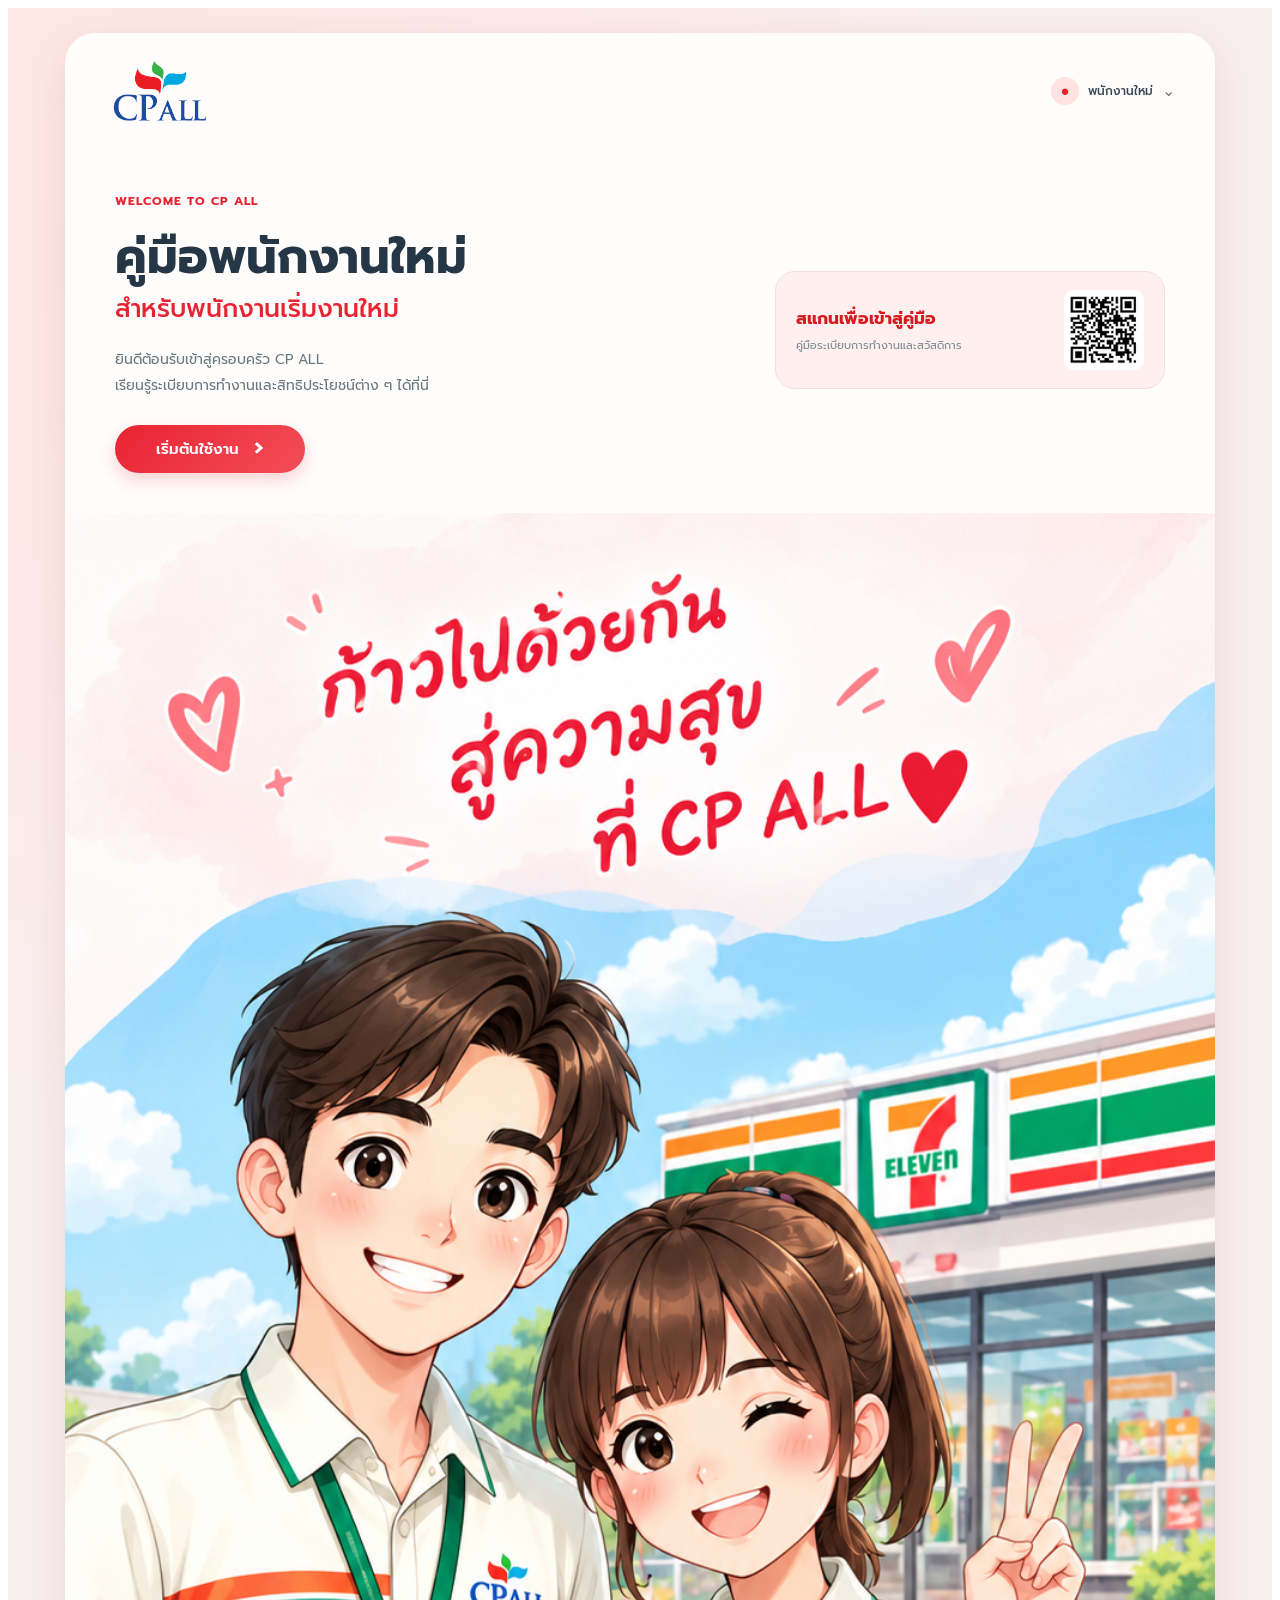
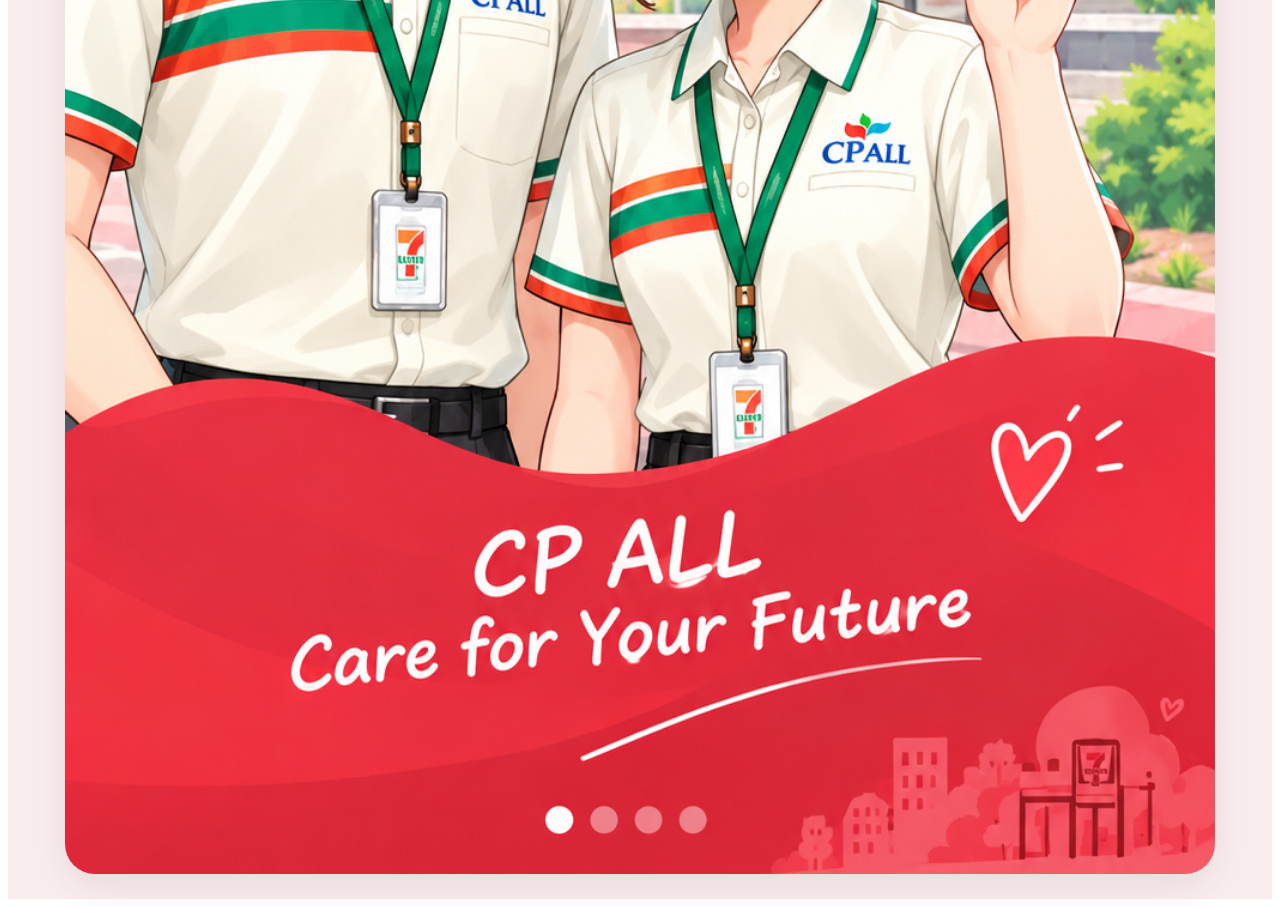
<file: index.html>
<!DOCTYPE html>
<html lang="th">
<head>
  <meta charset="UTF-8">
  <meta name="viewport" content="width=device-width, initial-scale=1.0">

  <title>คู่มือพนักงานใหม่ | CP ALL</title>

  <!-- Font -->
  <link rel="preconnect" href="https://fonts.googleapis.com">
  <link rel="preconnect" href="https://fonts.gstatic.com" crossorigin>
  <link href="https://fonts.googleapis.com/css2?family=Prompt:wght@300;400;500;600;700;800&display=swap" rel="stylesheet">

  <style>
    /* =====================================================
       INDEX / LANDING PAGE ONLY
    ===================================================== */

    .landing-page {
      --red: #e92332;
      --red-dark: #c91624;
      --pink: #ffe9e7;
      --pink-light: #fff7f6;
      --ink: #253746;
      --muted: #7d8991;
      --white: #ffffff;

      min-height: 100vh;
      margin: 0;
      padding: 25px;
      box-sizing: border-box;

      display: flex;
      justify-content: center;
      align-items: center;

      font-family: "Prompt", sans-serif;
      color: var(--ink);

      background:
        radial-gradient(
          circle at 10% 10%,
          #ffe5e3,
          transparent 35%
        ),
        #f9eeee;
    }

    .landing-page *,
    .landing-page *::before,
    .landing-page *::after {
      box-sizing: border-box;
    }

    .landing-page a {
      text-decoration: none;
      color: inherit;
    }

    .landing-page img {
      display: block;
      max-width: 100%;
    }

    /* =====================================================
       MAIN CARD
    ===================================================== */

    .landing-page .landing {
      width: min(100%, 1150px);
      min-height: 720px;

      background: #fffdfc;
      border-radius: 30px;
      overflow: hidden;

      position: relative;

      box-shadow: 0 12px 40px rgba(100, 40, 40, .10);

      display: flex;
      flex-direction: column;
    }

    /* =====================================================
       HEADER
    ===================================================== */

    .landing-page .landing-header {
      display: flex;
      align-items: center;
      justify-content: space-between;

      padding: 25px 40px;

      position: relative;
      z-index: 5;
    }

    .landing-page .logo-link {
      display: inline-flex;
      align-items: center;
      flex-shrink: 0;
    }

    .landing-page .landing-logo {
      width: 110px;
      height: 65px;
      object-fit: contain;
    }

    .landing-page .employee-profile {
      display: flex;
      align-items: center;
      gap: 9px;

      font-size: 12px;
      font-weight: 500;
      color: #354452;
    }

    .landing-page .profile-icon {
      width: 28px;
      height: 28px;

      border-radius: 50%;
      background: #ffe2e1;
      color: var(--red);

      display: flex;
      align-items: center;
      justify-content: center;

      font-size: 15px;
    }

    .landing-page .profile-arrow {
      color: #777;
      font-size: 16px;
    }

    /* =====================================================
       CONTENT
    ===================================================== */

    .landing-page .landing-content {
      width: 100%;
      max-width: 1200px;

      margin: 0 auto;

      padding: 40px 50px;

      display: grid;
      grid-template-columns: minmax(0, 1fr) 390px;

      align-items: center;
      gap: 70px;

      flex: 1;
    }

    /* =====================================================
       LEFT TEXT
    ===================================================== */

    .landing-page .welcome-text {
      position: relative;
      z-index: 3;
    }

    .landing-page .kicker {
      display: inline-block;

      color: var(--red);

      font-size: 12px;
      font-weight: 700;
      letter-spacing: 1px;

      margin-bottom: 15px;
    }

    .landing-page .welcome-text h1 {
      margin: 0;

      font-size: clamp(30px, 4vw, 48px);
      font-weight: 700;
      line-height: 1.35;

      color: var(--ink);
    }

    .landing-page .welcome-text h1 span {
      display: block;

      margin-top: 3px;

      font-size: clamp(18px, 2.2vw, 25px);
      color: var(--red);

      font-weight: 500;
    }

    .landing-page .welcome-text p {
      margin: 20px 0 0;

      color: #687780;
      font-size: 14px;
      line-height: 1.9;
    }

    /* =====================================================
       START BUTTON
    ===================================================== */

    .landing-page .start-button {
      display: inline-flex;

      align-items: center;
      justify-content: center;
      gap: 15px;

      margin-top: 25px;
      padding: 13px 27px;

      min-width: 190px;
      border-radius: 30px;

      color: #fff;

      background: linear-gradient(
        135deg,
        #e92332,
        #f34e58
      );

      box-shadow: 0 7px 18px rgba(230, 35, 50, .20);

      font-size: 15px;
      font-weight: 600;

      transition: transform .3s ease, box-shadow .3s ease;
    }

    .landing-page .start-button span {
      font-size: 25px;
      line-height: 15px;
    }

    .landing-page .start-button:hover {
      transform: translateY(-3px);
      box-shadow: 0 10px 22px rgba(230, 35, 50, .25);
    }

    .landing-page .start-button:active {
      transform: scale(.97);
    }

    /* =====================================================
       RIGHT SIDE
       QR CODE ONLY
    ===================================================== */

    .landing-page .landing-right {
      width: 100%;
      max-width: 390px;
      margin: 0 auto;

      display: flex;
      flex-direction: column;
    }

    /* =====================================================
       QR
    ===================================================== */

    .landing-page .qr-card {
      width: 100%;

      padding: 18px 20px;

      display: flex;
      align-items: center;
      justify-content: space-between;
      gap: 15px;

      background: #fff0ef;

      border: 1px solid #f7dedd;
      border-radius: 20px;

      position: relative;
      z-index: 2;
    }

    .landing-page .qr-content {
      display: flex;
      flex-direction: column;
      gap: 5px;

      min-width: 0;
    }

    .landing-page .qr-content strong {
      color: #d71920;
      font-size: 17px;
      font-weight: 700;
      line-height: 1.5;
    }

    .landing-page .qr-content span {
      color: #7d8991;
      font-size: 11px;
      line-height: 1.6;
    }

    .landing-page .qr-card img {
      width: 80px;
      height: 80px;

      flex: 0 0 80px;

      object-fit: contain;
      padding: 5px;

      background: #fff;
      border-radius: 10px;
    }

    /* =====================================================
       FOOTER IMAGE
       PIC1 IS THE FOOTER
    ===================================================== */

    .landing-page .landing-footer {
      width: 100%;
      margin-top: auto;
      padding: 0;

      background: transparent;
      line-height: 0;

      overflow: hidden;
    }

    .landing-page .footer-image {
      display: block;

      width: 100%;
      height: auto;

      max-width: none;

      margin: 0;
      padding: 0;

      object-fit: contain;
      object-position: center bottom;
    }

    /* =====================================================
       DECORATION
    ===================================================== */

    .landing-page .decor {
      position: absolute;
      color: #f5a5a5;
      font-size: 35px;
      z-index: 1;
      pointer-events: none;
    }

    .landing-page .decor-one {
      left: 5%;
      top: 25%;
    }

    .landing-page .decor-two {
      right: 5%;
      top: 40%;
    }

    /* =====================================================
       TABLET
    ===================================================== */

    @media (max-width: 900px) {

      .landing-page {
        padding: 15px;
        align-items: flex-start;
      }

      .landing-page .landing {
        width: 100%;
        min-height: calc(100vh - 30px);
        border-radius: 24px;
      }

      .landing-page .landing-header {
        padding: 18px 25px;
      }

      .landing-page .landing-logo {
        width: 90px;
        height: 55px;
      }

      .landing-page .landing-content {
        display: flex;
        flex-direction: column;
        align-items: center;

        gap: 30px;
        padding: 25px 25px 30px;
      }

      .landing-page .welcome-text {
        width: 100%;
        text-align: center;
      }

      .landing-page .landing-right {
        width: 100%;
        max-width: 390px;
      }

      .landing-page .landing-footer {
        width: 100%;
      }
    }

    /* =====================================================
       MOBILE
    ===================================================== */

    @media (max-width: 700px) {

      .landing-page {
        padding: 10px;
        align-items: flex-start;
      }

      .landing-page .landing {
        min-height: calc(100vh - 20px);
        border-radius: 20px;
      }

      .landing-page .landing-header {
        padding: 14px 18px;
      }

      .landing-page .landing-logo {
        width: 75px;
        height: 48px;
      }

      .landing-page .employee-profile {
        font-size: 10px;
        gap: 6px;
      }

      .landing-page .profile-icon {
        width: 25px;
        height: 25px;
        font-size: 13px;
      }

      .landing-page .landing-content {
        gap: 25px;
        padding: 15px 15px 25px;
      }

      .landing-page .kicker {
        font-size: 10px;
        margin-bottom: 9px;
      }

      .landing-page .welcome-text h1 {
        font-size: 29px;
        line-height: 1.35;
      }

      .landing-page .welcome-text h1 span {
        font-size: 18px;
      }

      .landing-page .welcome-text p {
        margin-top: 12px;
        font-size: 12px;
        line-height: 1.8;
      }

      .landing-page .start-button {
        margin-top: 17px;
        min-width: 190px;
        padding: 12px 23px;
        font-size: 14px;
      }

      .landing-page .start-button span {
        font-size: 23px;
      }

      .landing-page .landing-right {
        max-width: 390px;
      }

      .landing-page .qr-card {
        padding: 12px;
        border-radius: 17px;
      }

      .landing-page .qr-content strong {
        font-size: 14px;
      }

      .landing-page .qr-content span {
        font-size: 10px;
      }

      .landing-page .qr-card img {
        width: 68px;
        height: 68px;
        flex-basis: 68px;
      }

      .landing-page .landing-footer {
        border-radius: 0 0 20px 20px;
      }
    }

    /* =====================================================
       SMALL MOBILE
    ===================================================== */

    @media (max-width: 480px) {

      .landing-page .landing-header {
        padding: 12px 15px;
      }

      .landing-page .landing-content {
        padding: 15px 12px 20px;
      }

      .landing-page .welcome-text h1 {
        font-size: 27px;
      }

      .landing-page .welcome-text h1 span {
        font-size: 17px;
      }

      .landing-page .welcome-text p {
        font-size: 11px;
      }

      .landing-page .start-button {
        min-width: 180px;
        padding: 11px 20px;
        font-size: 13px;
      }

      .landing-page .qr-card {
        padding: 10px;
      }

      .landing-page .qr-content strong {
        font-size: 13px;
      }

      .landing-page .qr-card img {
        width: 62px;
        height: 62px;
        flex-basis: 62px;
      }

      .landing-page .landing-footer {
        border-radius: 0 0 20px 20px;
      }
    }

    /* =====================================================
       VERY SMALL SCREEN
    ===================================================== */

    @media (max-width: 360px) {

      .landing-page .welcome-text h1 {
        font-size: 24px;
      }

      .landing-page .welcome-text h1 span {
        font-size: 15px;
      }

      .landing-page .welcome-text p {
        font-size: 10px;
      }

      .landing-page .qr-content strong {
        font-size: 12px;
      }

      .landing-page .qr-content span {
        font-size: 9px;
      }

      .landing-page .qr-card img {
        width: 58px;
        height: 58px;
        flex-basis: 58px;
      }
    }

    /* =====================================================
       REDUCED MOTION
    ===================================================== */

    @media (prefers-reduced-motion: reduce) {

      .landing-page .start-button {
        transition: none;
      }
    }

  </style>
</head>

<body>

  <!-- LANDING PAGE -->
  <main class="landing-page">

    <section class="landing">

      <!-- HEADER -->
      <header class="landing-header">

        <a href="index.html" class="logo-link">
          <img
            src="assets/logo.png"
            alt="CP ALL"
            class="landing-logo"
          >
        </a>

        <div class="employee-profile">
          <span class="profile-icon">●</span>
          <span>พนักงานใหม่</span>
          <span class="profile-arrow">⌄</span>
        </div>

      </header>

      <!-- CONTENT -->
      <div class="landing-content">

        <!-- LEFT -->
        <div class="welcome-text">

          <div class="kicker">
            WELCOME TO CP ALL
          </div>

          <h1>
            คู่มือพนักงานใหม่
            <span>
              สำหรับพนักงานเริ่มงานใหม่
            </span>
          </h1>

          <p>
            ยินดีต้อนรับเข้าสู่ครอบครัว CP ALL<br>
            เรียนรู้ระเบียบการทำงานและสิทธิประโยชน์ต่าง ๆ ได้ที่นี่
          </p>

          <a href="menu.html" class="start-button">
            เริ่มต้นใช้งาน
            <span>›</span>
          </a>

        </div>

        <!-- RIGHT : QR CODE -->
        <div class="landing-right">

          <div class="qr-card">

            <div class="qr-content">

              <strong>
                สแกนเพื่อเข้าสู่คู่มือ
              </strong>

              <span>
                คู่มือระเบียบการทำงานและสวัสดิการ
              </span>

            </div>

            <img
              src="assets/qr.png"
              alt="QR Code"
            >

          </div>

        </div>

      </div>

      <!-- FOOTER : PIC1 -->
      <footer class="landing-footer">

        <img
          src="assets/pic1.png"
          alt="CP ALL Footer"
          class="footer-image"
        >

      </footer>

    </section>

  </main>

</body>
</html>
</file>
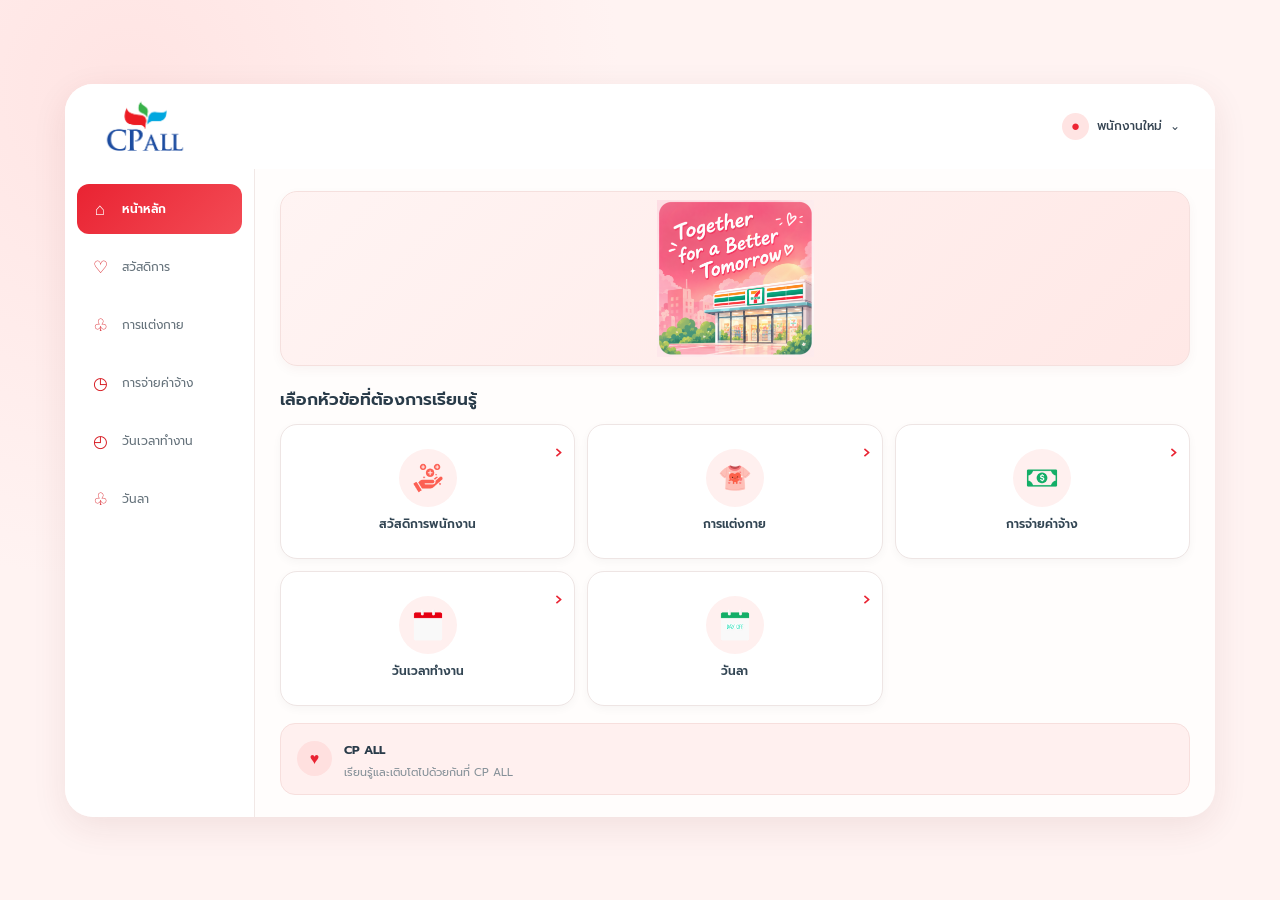
<file: menu.html>
<!DOCTYPE html>
<html lang="th">
<head>
  <meta charset="UTF-8">
  <meta name="viewport" content="width=device-width, initial-scale=1.0">

  <title>เลือกเมนู | CP ALL</title>
  <link rel="stylesheet" href="css/style.css">
  <link href="https://fonts.googleapis.com/css2?family=Prompt:wght@300;400;500;600;700&display=swap" rel="stylesheet">
</head>

<body>

<div class="page menu-page">

  <div class="menu-app">

    <!-- HEADER -->
<header class="menu-header">

  <a href="index.html" class="logo-link" aria-label="กลับหน้าหลัก">
    <img src="assets/logo.png" class="menu-logo" alt="CP ALL">
  </a>

  <div class="employee-profile">
    <span class="profile-icon">●</span>
    <span>พนักงานใหม่</span>
    <span>⌄</span>
  </div>

</header>

    <div class="menu-layout">

      <!-- SIDEBAR -->
      <aside class="menu-sidebar">

        <a href="menu.html" class="sidebar-item active">
          <span>⌂</span> หน้าหลัก
        </a>

        <a href="pages/welfare.html" class="sidebar-item">
          <span>♡</span> สวัสดิการ
        </a>

        <a href="pages/dress.html" class="sidebar-item">
          <span>♧</span> การแต่งกาย
        </a>

        <a href="pages/salary.html" class="sidebar-item">
          <span>◷</span> การจ่ายค่าจ้าง
        </a>

        <a href="pages/working-time.html" class="sidebar-item">
          <span>◴</span> วันเวลาทำงาน
        </a>

        <a href="pages/leave.html" class="sidebar-item">
          <span>♧</span> วันลา
        </a>



      </aside>

      <!-- MAIN -->
      <main class="menu-main">

        <!-- BANNER PIC2 -->
        <section class="menu-banner">

          <img src="assets/pic2.png" alt="ยินดีต้อนรับสู่ CP ALL">

        </section>

        <h2 class="menu-section-title">
          เลือกหัวข้อที่ต้องการเรียนรู้
        </h2>

        <!-- MENU GRID -->
        <div class="menu-grid">

          <a class="menu-item" href="pages/welfare.html">
            <img src="assets/1.png" class="menu-icon" alt="">
            <div class="label">สวัสดิการพนักงาน</div>
            <span class="menu-arrow">›</span>
          </a>

          <a class="menu-item" href="pages/dress.html">
            <img src="assets/2.png" class="menu-icon" alt="">
            <div class="label">การแต่งกาย</div>
            <span class="menu-arrow">›</span>
          </a>

          <a class="menu-item" href="pages/salary.html">
            <img src="assets/3.png" class="menu-icon" alt="">
            <div class="label">การจ่ายค่าจ้าง</div>
            <span class="menu-arrow">›</span>
          </a>

          <a class="menu-item" href="pages/working-time.html">
            <img src="assets/4.png" class="menu-icon" alt="">
            <div class="label">วันเวลาทำงาน</div>
            <span class="menu-arrow">›</span>
          </a>

          <a class="menu-item" href="pages/leave.html">
            <img src="assets/5.png" class="menu-icon" alt="">
            <div class="label">วันลา</div>
            <span class="menu-arrow">›</span>
          </a>



        </div>

        <!-- FOOTER NOTE -->
        <div class="menu-note">
          <div class="note-icon">♥</div>
          <div>
            <strong>CP ALL</strong>
            <p>เรียนรู้และเติบโตไปด้วยกันที่ CP ALL</p>
          </div>
        </div>

      </main>

    </div>

  </div>

</div>

<script src="js/main.js"></script>

</body>
</html>
</file>
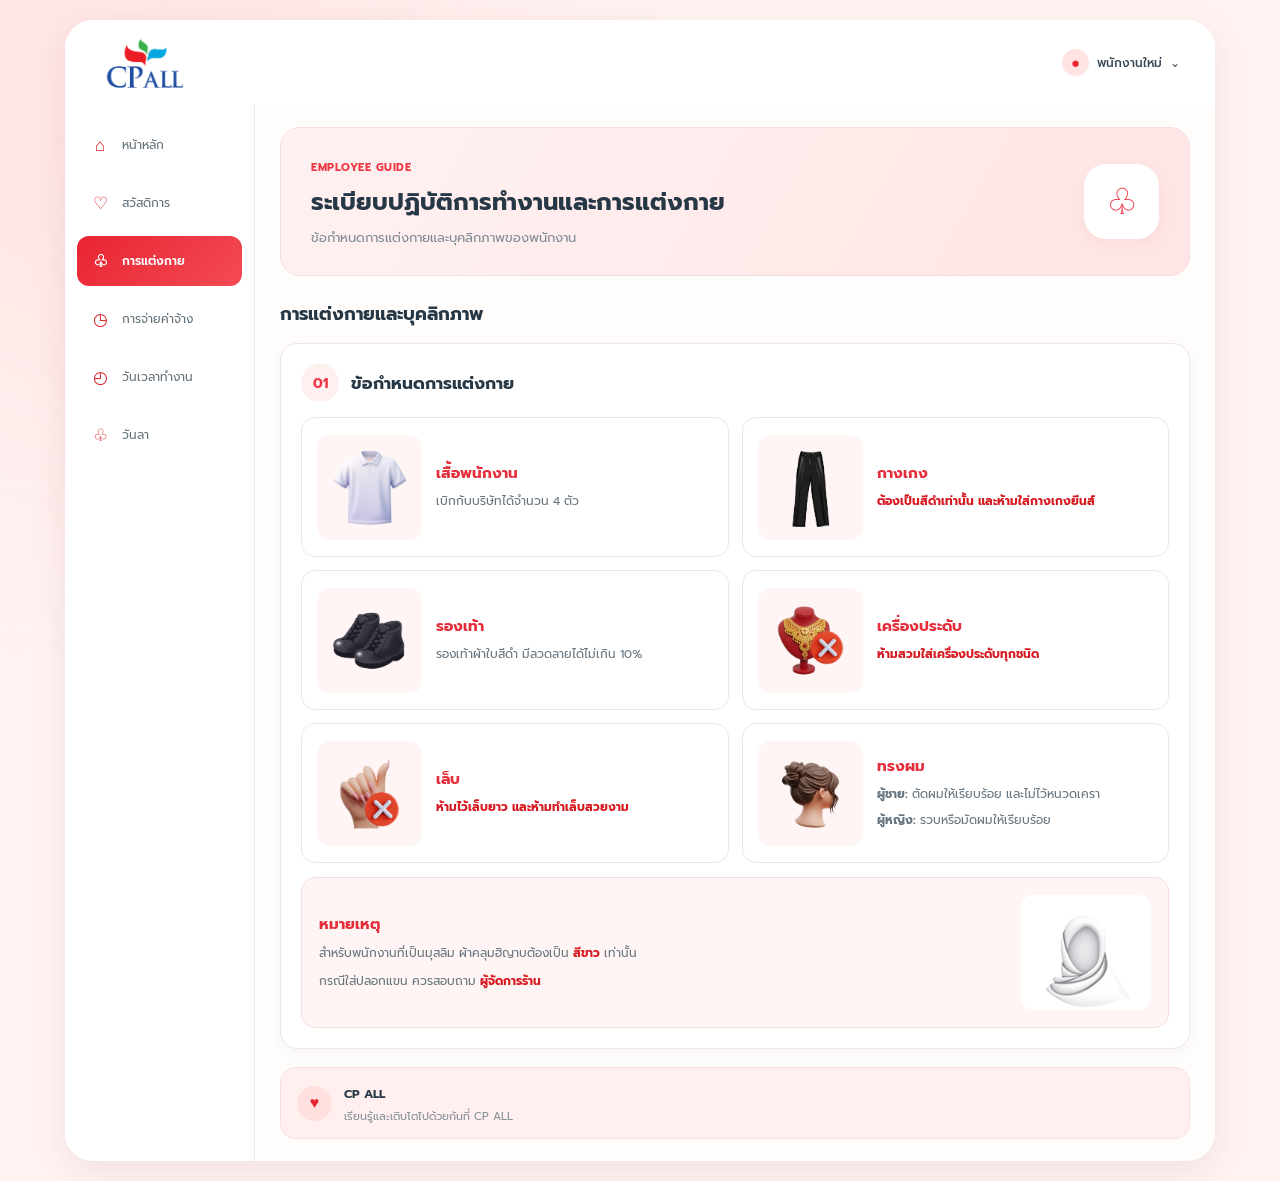
<file: pages/dress.html>
<!DOCTYPE html>
<html lang="th">
<head>
  <meta charset="UTF-8">
  <meta name="viewport" content="width=device-width, initial-scale=1.0">

  <title>การแต่งกาย | CP ALL</title>
  <link rel="stylesheet" href="../css/style.css">
  <link href="https://fonts.googleapis.com/css2?family=Prompt:wght@300;400;500;600;700&display=swap" rel="stylesheet">

  <style>
    .dress-main {
      min-width: 0;
    }

    /* แบนเนอร์ใช้โทนเดียวกับหน้าเมนู */
    .dress-banner {
      min-height: 145px;
      margin-bottom: 24px;
      padding: 26px 30px;
      display: flex;
      align-items: center;
      justify-content: space-between;
      gap: 20px;
      border: 1px solid #f8dddd;
      border-radius: 20px;
      background: linear-gradient(120deg, #fff1f1, #ffe5e5);
    }

    .dress-banner small {
      display: inline-block;
      margin-bottom: 8px;
      color: #ed3945;
      font-size: 11px;
      font-weight: 700;
      letter-spacing: .5px;
    }

    .dress-banner h1 {
      margin: 0 0 7px;
      color: #263746;
      font-size: 24px;
      font-weight: 700;
    }

    .dress-banner p {
      margin: 0;
      color: #7d8993;
      font-size: 13px;
      line-height: 1.7;
    }

    .dress-banner-icon {
      width: 75px;
      height: 75px;
      flex-shrink: 0;
      display: grid;
      place-items: center;
      border-radius: 22px;
      background: #fff;
      color: #f23845;
      font-size: 36px;
      box-shadow: 0 5px 15px rgba(190, 70, 70, .07);
    }

    .dress-section-title {
      margin: 0 0 15px;
      color: #263746;
      font-size: 18px;
      font-weight: 700;
    }

    /* กล่องรายการ */
    .dress-section {
      padding: 20px;
      margin-bottom: 18px;
      border: 1px solid #f1e5e5;
      border-radius: 17px;
      background: #fff;
      box-shadow: 0 4px 13px rgba(30, 40, 50, .035);
    }

    .dress-section-heading {
      display: flex;
      align-items: center;
      gap: 12px;
      margin-bottom: 15px;
    }

    .dress-number {
      width: 38px;
      height: 38px;
      flex-shrink: 0;
      display: grid;
      place-items: center;
      border-radius: 50%;
      background: #fff0f0;
      color: #ed3945;
      font-size: 14px;
      font-weight: 700;
    }

    .dress-section-heading h2 {
      margin: 0;
      color: #263746;
      font-size: 17px;
      font-weight: 700;
    }

    .dress-list {
      display: grid;
      grid-template-columns: repeat(2, minmax(0, 1fr));
      gap: 13px;
    }

    .dress-item {
      min-width: 0;
      min-height: 140px;
      padding: 15px;
      display: flex;
      align-items: center;
      gap: 14px;
      border: 1px solid #f1e5e5;
      border-radius: 14px;
      background: #fff;
      transition: transform .2s ease, box-shadow .2s ease;
    }

    .dress-item:hover {
      transform: translateY(-2px);
      box-shadow: 0 5px 14px rgba(30, 40, 50, .06);
    }

    .dress-img {
      width: 105px;
      height: 105px;
      flex-shrink: 0;
      padding: 7px;
      display: grid;
      place-items: center;
      border-radius: 13px;
      background: #fff5f4;
    }

    .dress-img img {
      width: 100%;
      height: 100%;
      object-fit: contain;
    }

    .dress-item h3 {
      margin: 0 0 7px;
      color: #e52e3b;
      font-size: 15px;
      font-weight: 700;
    }

    .dress-item p {
      margin: 0 0 5px;
      color: #667580;
      font-size: 12px;
      line-height: 1.8;
    }

    .dress-item p:last-child {
      margin-bottom: 0;
    }

    .red-text {
      color: #d71920 !important;
      font-weight: 700;
    }

    /* หมายเหตุฮิญาบ */
    .note-hijab {
      margin-top: 14px;
      padding: 17px;
      display: flex;
      align-items: center;
      justify-content: space-between;
      gap: 20px;
      border: 1px solid #f8dddd;
      border-radius: 14px;
      background: #fff5f4;
    }

    .note-hijab-text {
      min-width: 0;
    }

    .note-hijab-text strong {
      display: block;
      margin-bottom: 8px;
      color: #e52e3b;
      font-size: 15px;
    }

    .note-hijab-text p {
      margin: 0 0 6px;
      color: #667580;
      font-size: 12px;
      line-height: 1.8;
    }

    .note-hijab-text p:last-child {
      margin-bottom: 0;
    }

    .note-hijab-img {
      width: 130px;
      height: 115px;
      flex-shrink: 0;
      padding: 8px;
      display: grid;
      place-items: center;
      border-radius: 12px;
      background: #fff;
    }

    .note-hijab-img img {
      width: 100%;
      height: 100%;
      object-fit: contain;
    }

    @media (max-width: 900px) {
      .dress-list {
        grid-template-columns: 1fr;
      }

      .dress-item {
        min-height: 120px;
      }

      .dress-img {
        width: 95px;
        height: 95px;
      }
    }

    @media (max-width: 600px) {
      .dress-banner {
        min-height: 120px;
        padding: 18px;
        margin-bottom: 17px;
      }

      .dress-banner h1 {
        font-size: 18px;
      }

      .dress-banner p {
        font-size: 11px;
      }

      .dress-banner-icon {
        width: 55px;
        height: 55px;
        border-radius: 16px;
        font-size: 27px;
      }

      .dress-section {
        padding: 14px;
        margin-bottom: 13px;
      }

      .dress-section-heading h2 {
        font-size: 15px;
      }

      .dress-item {
        padding: 11px;
        gap: 11px;
      }

      .dress-img {
        width: 82px;
        height: 82px;
      }

      .dress-item h3 {
        font-size: 13px;
      }

      .dress-item p {
        font-size: 11px;
      }

      .note-hijab {
        padding: 12px;
        gap: 10px;
      }

      .note-hijab-text strong {
        font-size: 13px;
      }

      .note-hijab-text p {
        font-size: 11px;
      }

      .note-hijab-img {
        width: 90px;
        height: 90px;
      }
    }

    @media (max-width: 370px) {
      .dress-item {
        align-items: flex-start;
      }

      .dress-img {
        width: 70px;
        height: 70px;
      }

      .note-hijab {
        flex-direction: column;
        align-items: stretch;
      }

      .note-hijab-img {
        width: 100%;
        height: 110px;
      }
    }
  </style>
</head>

<body>

<div class="page menu-page">

  <div class="menu-app">

    <!-- HEADER: เหมือนหน้า menu.html -->
    <header class="menu-header">
      <img src="../assets/logo.png" class="menu-logo" alt="CP ALL">

      <div class="employee-profile">
        <span class="profile-icon">●</span>
        <span>พนักงานใหม่</span>
        <span>⌄</span>
      </div>
    </header>

    <div class="menu-layout">

      <!-- SIDEBAR: เหมือนหน้า menu.html -->
      <aside class="menu-sidebar">

        <a href="../menu.html" class="sidebar-item">
          <span>⌂</span> หน้าหลัก
        </a>

        <a href="welfare.html" class="sidebar-item">
          <span>♡</span> สวัสดิการ
        </a>

        <a href="dress.html" class="sidebar-item active">
          <span>♧</span> การแต่งกาย
        </a>

        <a href="salary.html" class="sidebar-item">
          <span>◷</span> การจ่ายค่าจ้าง
        </a>

        <a href="working-time.html" class="sidebar-item">
          <span>◴</span> วันเวลาทำงาน
        </a>

        <a href="leave.html" class="sidebar-item">
          <span>♧</span> วันลา
        </a>

      </aside>

      <!-- MAIN -->
      <main class="menu-main dress-main">

        <section class="dress-banner">
          <div>
            <small>EMPLOYEE GUIDE</small>
            <h1>ระเบียบปฏิบัติการทำงานและการแต่งกาย</h1>
            <p>ข้อกำหนดการแต่งกายและบุคลิกภาพของพนักงาน</p>
          </div>
          <div class="dress-banner-icon">♧</div>
        </section>

        <h2 class="dress-section-title">การแต่งกายและบุคลิกภาพ</h2>

        <section class="dress-section">

          <div class="dress-section-heading">
            <span class="dress-number">01</span>
            <h2>ข้อกำหนดการแต่งกาย</h2>
          </div>

          <div class="dress-list">

            <!-- เสื้อพนักงาน -->
            <article class="dress-item">
              <div class="dress-img">
                <img src="../assets/uniform.png" alt="เสื้อพนักงาน">
              </div>
              <div>
                <h3>เสื้อพนักงาน</h3>
                <p>เบิกกับบริษัทได้จำนวน 4 ตัว</p>
              </div>
            </article>

            <!-- กางเกง -->
            <article class="dress-item">
              <div class="dress-img">
                <img src="../assets/pants.png" alt="กางเกง">
              </div>
              <div>
                <h3>กางเกง</h3>
                <p class="red-text">ต้องเป็นสีดำเท่านั้น และห้ามใส่กางเกงยีนส์</p>
              </div>
            </article>

            <!-- รองเท้า -->
            <article class="dress-item">
              <div class="dress-img">
                <img src="../assets/shoes.png" alt="รองเท้าผ้าใบ">
              </div>
              <div>
                <h3>รองเท้า</h3>
                <p>รองเท้าผ้าใบสีดำ มีลวดลายได้ไม่เกิน 10%</p>
              </div>
            </article>

            <!-- เครื่องประดับ -->
            <article class="dress-item">
              <div class="dress-img">
                <img src="../assets/accessories.png" alt="เครื่องประดับ">
              </div>
              <div>
                <h3>เครื่องประดับ</h3>
                <p class="red-text">ห้ามสวมใส่เครื่องประดับทุกชนิด</p>
              </div>
            </article>

            <!-- เล็บ -->
            <article class="dress-item">
              <div class="dress-img">
                <img src="../assets/nails.png" alt="เล็บ">
              </div>
              <div>
                <h3>เล็บ</h3>
                <p class="red-text">ห้ามไว้เล็บยาว และห้ามทำเล็บสวยงาม</p>
              </div>
            </article>

            <!-- ทรงผม -->
            <article class="dress-item">
              <div class="dress-img">
                <img src="../assets/hairstyle.png" alt="ทรงผม">
              </div>
              <div>
                <h3>ทรงผม</h3>
                <p><strong>ผู้ชาย:</strong> ตัดผมให้เรียบร้อย และไม่ไว้หนวดเครา</p>
                <p><strong>ผู้หญิง:</strong> รวบหรือมัดผมให้เรียบร้อย</p>
              </div>
            </article>

          </div>

          <!-- หมายเหตุฮิญาบ -->
          <div class="note-hijab">
            <div class="note-hijab-text">
              <strong>หมายเหตุ</strong>

              <p>
                สำหรับพนักงานที่เป็นมุสลิม
                ผ้าคลุมฮิญาบต้องเป็น
                <span class="red-text">สีขาว</span> เท่านั้น
              </p>

              <p>
                กรณีใส่ปลอกแขน ควรสอบถาม
                <span class="red-text">ผู้จัดการร้าน</span>
              </p>
            </div>

            <div class="note-hijab-img">
              <img src="../assets/hijab.png" alt="ผ้าคลุมฮิญาบ">
            </div>
          </div>

        </section>

        <!-- FOOTER: เหมือนหน้า menu.html -->
        <div class="menu-note">
          <div class="note-icon">♥</div>
          <div>
            <strong>CP ALL</strong>
            <p>เรียนรู้และเติบโตไปด้วยกันที่ CP ALL</p>
          </div>
        </div>

      </main>

    </div>
  </div>
</div>

<script src="../js/main.js"></script>

</body>
</html>
</file>
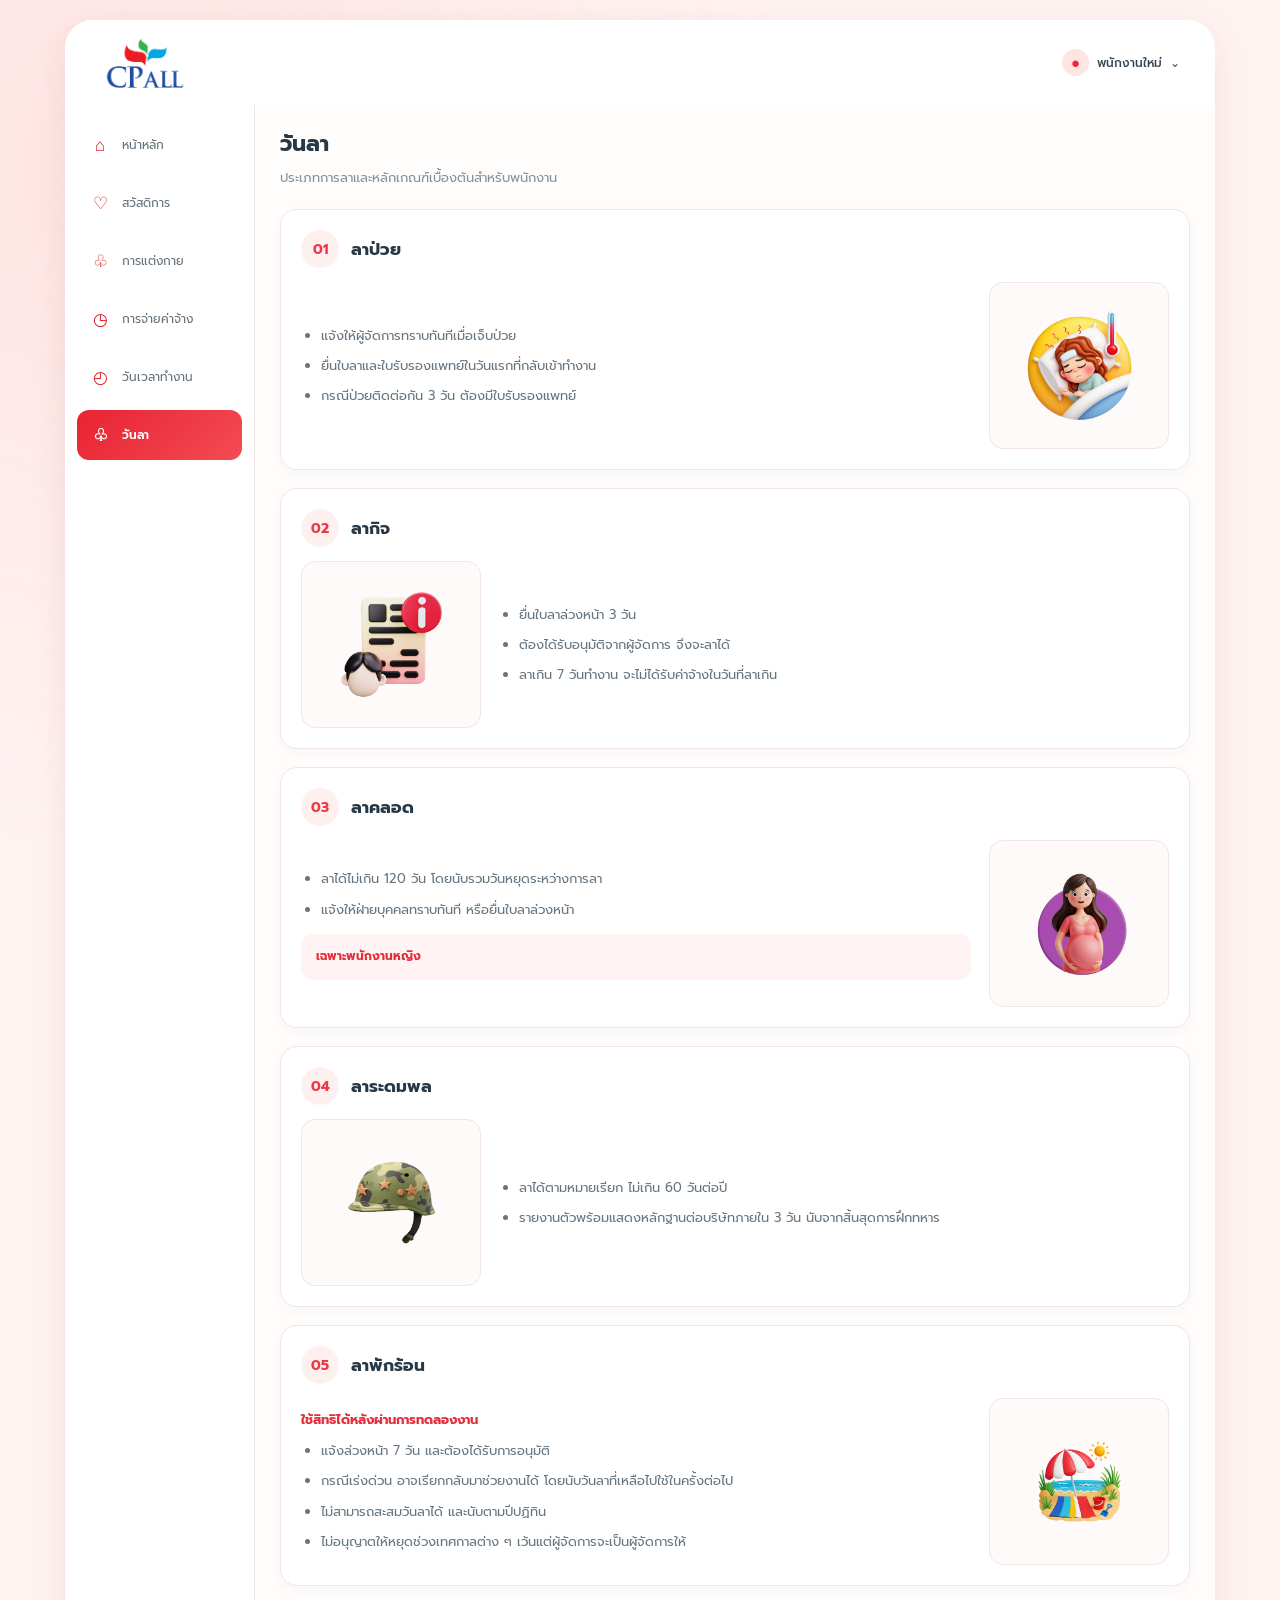
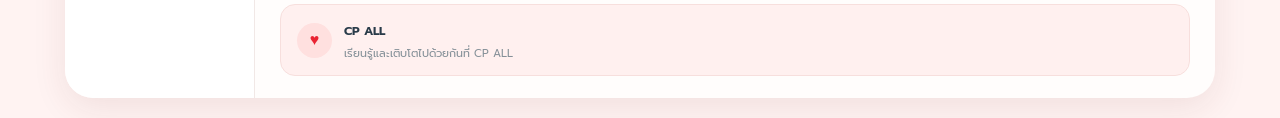
<file: pages/leave.html>
<!DOCTYPE html>
<html lang="th">

<head>
  <meta charset="utf-8">
  <meta name="viewport" content="width=device-width, initial-scale=1.0">

  <title>วันลา | CP ALL</title>

  <link rel="stylesheet" href="../css/style.css">

  <link href="https://fonts.googleapis.com/css2?family=Prompt:wght@300;400;500;600;700&display=swap" rel="stylesheet">

  <style>
    /* MAIN */
    .leave-main {
      min-width: 0;
    }

    .leave-content {
      width: 100%;
      box-sizing: border-box;
    }

    /* PAGE TITLE */
    .leave-page-title {
      margin: 0 0 7px;
      color: #263746;
      font-size: 22px;
      font-weight: 700;
    }

    .leave-page-desc {
      margin: 0 0 20px;
      color: #82909b;
      font-size: 13px;
      line-height: 1.7;
    }

    /* SECTION */
    .leave-section {
      margin-bottom: 18px;
      padding: 20px;
      border: 1px solid #f1e5e5;
      border-radius: 17px;
      background: #fff;
      box-shadow: 0 4px 13px rgba(30, 40, 50, .035);
      animation: leaveFadeUp .5s ease both;
      transition: transform .25s ease, box-shadow .25s ease;
    }

    .leave-section:hover {
      transform: translateY(-2px);
      box-shadow: 0 7px 18px rgba(30, 40, 50, .06);
    }

    /* HEADING */
    .leave-heading {
      display: flex;
      align-items: center;
      gap: 12px;
      margin-bottom: 14px;
    }

    .leave-number {
      width: 38px;
      height: 38px;
      flex-shrink: 0;
      display: grid;
      place-items: center;
      border-radius: 50%;
      background: #fff0f0;
      color: #ed3945;
      font-size: 14px;
      font-weight: 700;
    }

    .leave-heading h2 {
      margin: 0;
      color: #263746;
      font-size: 17px;
      font-weight: 700;
    }

    /* CONTENT */
    .leave-feature {
      display: grid;
      grid-template-columns: minmax(0, 1fr) 180px;
      align-items: center;
      gap: 18px;
    }

    .leave-feature.image-left {
      grid-template-columns: 180px minmax(0, 1fr);
    }

    .leave-feature.image-left .leave-picture {
      order: -1;
    }

    .leave-info {
      min-width: 0;
    }

    .leave-info ul {
      margin: 0;
      padding-left: 20px;
    }

    .leave-info li {
      margin-bottom: 7px;
      color: #667580;
      font-size: 13px;
      line-height: 1.8;
    }

    .leave-info li:last-child {
      margin-bottom: 0;
    }

    /* IMAGE */
    .leave-picture {
      width: 100%;
      min-height: 150px;
      padding: 10px;
      display: grid;
      place-items: center;
      box-sizing: border-box;
      overflow: hidden;
      border: 1px solid #f1e5e5;
      border-radius: 14px;
      background: #fffafa;
    }

    .leave-picture img {
      display: block;
      width: 100%;
      height: 145px;
      object-fit: contain;
      transition: transform .3s ease;
    }

    .leave-section:hover .leave-picture img {
      transform: scale(1.04);
    }

    /* RED TEXT */
    .leave-red {
      margin: 0 0 10px;
      color: #e52e3b;
      font-size: 13px;
      font-weight: 700;
    }

    /* NOTE */
    .leave-note {
      margin-top: 13px;
      padding: 12px 15px;
      border-radius: 12px;
      background: #fff3f3;
      color: #71808b;
      font-size: 12px;
      line-height: 1.8;
    }

    .leave-note strong {
      color: #e52e3b;
    }

    /* FOOTER */
    .leave-main .menu-note {
      margin-top: 8px;
    }

    /* ANIMATION */
    @keyframes leaveFadeUp {
      from {
        opacity: 0;
        transform: translateY(12px);
      }

      to {
        opacity: 1;
        transform: translateY(0);
      }
    }

    /* TABLET */
    @media (max-width: 700px) {

      .leave-page-title {
        font-size: 19px;
      }

      .leave-feature,
      .leave-feature.image-left {
        grid-template-columns: 1fr;
      }

      .leave-feature.image-left .leave-picture {
        order: 0;
      }

      .leave-picture {
        min-height: 145px;
      }

      .leave-picture img {
        height: 140px;
      }

      .leave-section {
        padding: 15px;
      }
    }

    /* MOBILE */
    @media (max-width: 420px) {

      .leave-heading {
        gap: 9px;
      }

      .leave-number {
        width: 34px;
        height: 34px;
        font-size: 12px;
      }

      .leave-heading h2 {
        font-size: 15px;
      }

      .leave-info li {
        font-size: 12px;
        line-height: 1.8;
      }

      .leave-picture {
        min-height: 125px;
        padding: 7px;
      }

      .leave-picture img {
        height: 120px;
      }
    }

    @media (prefers-reduced-motion: reduce) {

      .leave-section,
      .leave-picture img {
        animation: none !important;
        transition: none !important;
      }
    }
  </style>
</head>

<body>

<div class="page menu-page">

  <div class="menu-app">

    <!-- HEADER -->
    <header class="menu-header">

      <img
        src="../assets/logo.png"
        class="menu-logo"
        alt=""
        onerror="this.style.display='none'"
      >

      <div class="employee-profile">
        <span class="profile-icon">●</span>
        <span>พนักงานใหม่</span>
        <span>⌄</span>
      </div>

    </header>

    <div class="menu-layout">

      <!-- SIDEBAR -->
      <aside class="menu-sidebar">

        <a href="../menu.html" class="sidebar-item">
          <span>⌂</span>
          หน้าหลัก
        </a>

        <a href="welfare.html" class="sidebar-item">
          <span>♡</span>
          สวัสดิการ
        </a>

        <a href="dress.html" class="sidebar-item">
          <span>♧</span>
          การแต่งกาย
        </a>

        <a href="salary.html" class="sidebar-item">
          <span>◷</span>
          การจ่ายค่าจ้าง
        </a>

        <a href="working-time.html" class="sidebar-item">
          <span>◴</span>
          วันเวลาทำงาน
        </a>

        <a href="leave.html" class="sidebar-item active">
          <span>♧</span>
          วันลา
        </a>

      </aside>

      <!-- MAIN CONTENT -->
      <main class="menu-main leave-main">

        <div class="leave-content">

          <!-- TITLE -->
          <h1 class="leave-page-title">
            วันลา
          </h1>

          <p class="leave-page-desc">
            ประเภทการลาและหลักเกณฑ์เบื้องต้นสำหรับพนักงาน
          </p>

          <!-- 01 ลาป่วย -->
          <section class="leave-section">

            <div class="leave-heading">
              <span class="leave-number">01</span>
              <h2>ลาป่วย</h2>
            </div>

            <div class="leave-feature">

              <div class="leave-info">
                <ul>
                  <li>แจ้งให้ผู้จัดการทราบทันทีเมื่อเจ็บป่วย</li>
                  <li>ยื่นใบลาและใบรับรองแพทย์ในวันแรกที่กลับเข้าทำงาน</li>
                  <li>กรณีป่วยติดต่อกัน 3 วัน ต้องมีใบรับรองแพทย์</li>
                </ul>
              </div>

              <div class="leave-picture">
                <img
                  src="../assets/sick-leave.png"
                  alt=""
                  onerror="this.style.display='none'"
                >
              </div>

            </div>
          </section>

          <!-- 02 ลากิจ -->
          <section class="leave-section" style="animation-delay:.1s">

            <div class="leave-heading">
              <span class="leave-number">02</span>
              <h2>ลากิจ</h2>
            </div>

            <div class="leave-feature image-left">

              <div class="leave-info">
                <ul>
                  <li>ยื่นใบลาล่วงหน้า 3 วัน</li>
                  <li>ต้องได้รับอนุมัติจากผู้จัดการ จึงจะลาได้</li>
                  <li>ลาเกิน 7 วันทำงาน จะไม่ได้รับค่าจ้างในวันที่ลาเกิน</li>
                </ul>
              </div>

              <div class="leave-picture">
                <img
                  src="../assets/personal-leave.png"
                  alt=""
                  onerror="this.style.display='none'"
                >
              </div>

            </div>
          </section>

          <!-- 03 ลาคลอด -->
          <section class="leave-section" style="animation-delay:.2s">

            <div class="leave-heading">
              <span class="leave-number">03</span>
              <h2>ลาคลอด</h2>
            </div>

            <div class="leave-feature">

              <div class="leave-info">
                <ul>
                  <li>ลาได้ไม่เกิน 120 วัน โดยนับรวมวันหยุดระหว่างการลา</li>
                  <li>แจ้งให้ฝ่ายบุคคลทราบทันที หรือยื่นใบลาล่วงหน้า</li>
                </ul>

                <div class="leave-note">
                  <strong>เฉพาะพนักงานหญิง</strong>
                </div>
              </div>

              <div class="leave-picture">
                <img
                  src="../assets/maternity-leave.png"
                  alt=""
                  onerror="this.style.display='none'"
                >
              </div>

            </div>
          </section>

          <!-- 04 ลาระดมพล -->
          <section class="leave-section" style="animation-delay:.3s">

            <div class="leave-heading">
              <span class="leave-number">04</span>
              <h2>ลาระดมพล</h2>
            </div>

            <div class="leave-feature image-left">

              <div class="leave-info">
                <ul>
                  <li>ลาได้ตามหมายเรียก ไม่เกิน 60 วันต่อปี</li>
                  <li>
                    รายงานตัวพร้อมแสดงหลักฐานต่อบริษัทภายใน 3 วัน
                    นับจากสิ้นสุดการฝึกทหาร
                  </li>
                </ul>
              </div>

              <div class="leave-picture">
                <img
                  src="../assets/military-leave.png"
                  alt=""
                  onerror="this.style.display='none'"
                >
              </div>

            </div>
          </section>

          <!-- 05 ลาพักร้อน -->
          <section class="leave-section" style="animation-delay:.4s">

            <div class="leave-heading">
              <span class="leave-number">05</span>
              <h2>ลาพักร้อน</h2>
            </div>

            <div class="leave-feature">

              <div class="leave-info">

                <p class="leave-red">
                  ใช้สิทธิได้หลังผ่านการทดลองงาน
                </p>

                <ul>
                  <li>แจ้งล่วงหน้า 7 วัน และต้องได้รับการอนุมัติ</li>
                  <li>
                    กรณีเร่งด่วน อาจเรียกกลับมาช่วยงานได้
                    โดยนับวันลาที่เหลือไปใช้ในครั้งต่อไป
                  </li>
                  <li>ไม่สามารถสะสมวันลาได้ และนับตามปีปฏิทิน</li>
                  <li>
                    ไม่อนุญาตให้หยุดช่วงเทศกาลต่าง ๆ
                    เว้นแต่ผู้จัดการจะเป็นผู้จัดการให้
                  </li>
                </ul>

              </div>

              <div class="leave-picture">
                <img
                  src="../assets/annual-leave.png"
                  alt=""
                  onerror="this.style.display='none'"
                >
              </div>

            </div>
          </section>

          <!-- FOOTER -->
          <div class="menu-note">

            <div class="note-icon">♥</div>

            <div>
              <strong>CP ALL</strong>
              <p>เรียนรู้และเติบโตไปด้วยกันที่ CP ALL</p>
            </div>

          </div>

        </div>

      </main>

    </div>

  </div>

</div>

<script src="../js/main.js"></script>

</body>
</html>
</file>
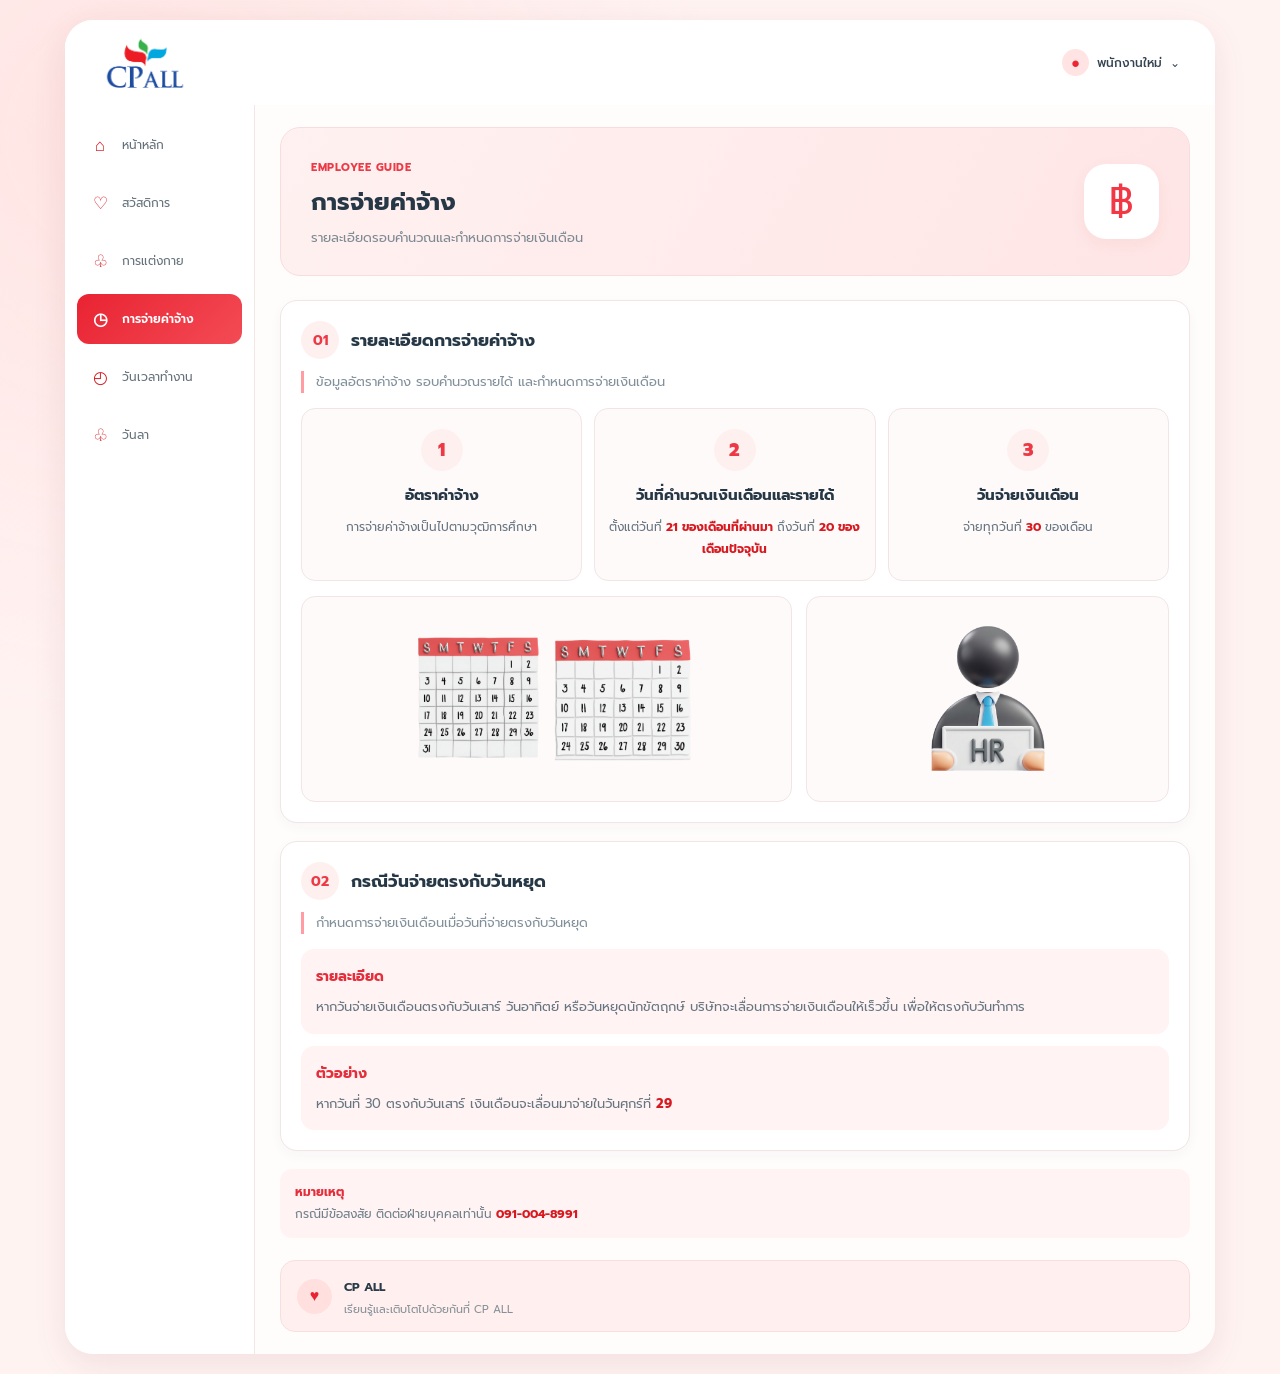
<file: pages/salary.html>
<!DOCTYPE html>
<html lang="th">
<head>
  <meta charset="UTF-8">
  <meta name="viewport" content="width=device-width, initial-scale=1.0">

  <title>การจ่ายค่าจ้าง | CP ALL</title>

  <link rel="stylesheet" href="../css/style.css">
  <link href="https://fonts.googleapis.com/css2?family=Prompt:wght@300;400;500;600;700;800&display=swap" rel="stylesheet">

  <style>
    /* MAIN */
    .salary-main {
      min-width: 0;
    }

    /* BANNER */
    .salary-banner {
      min-height: 145px;
      margin-bottom: 24px;
      padding: 26px 30px;
      display: flex;
      align-items: center;
      justify-content: space-between;
      gap: 20px;
      overflow: hidden;
      border: 1px solid #f8dddd;
      border-radius: 20px;
      background: linear-gradient(120deg, #fff1f1, #ffe5e5);
    }

    .salary-banner small {
      display: inline-block;
      margin-bottom: 8px;
      color: #ed3945;
      font-size: 11px;
      font-weight: 700;
      letter-spacing: .5px;
    }

    .salary-banner h1 {
      margin: 0 0 7px;
      color: #263746;
      font-size: 24px;
      font-weight: 700;
    }

    .salary-banner p {
      margin: 0;
      color: #7d8993;
      font-size: 13px;
      line-height: 1.7;
    }

    .salary-banner-icon {
      width: 75px;
      height: 75px;
      flex-shrink: 0;
      display: grid;
      place-items: center;
      border-radius: 22px;
      background: #fff;
      color: #f23845;
      font-size: 38px;
      box-shadow: 0 5px 15px rgba(190, 70, 70, .07);
    }

    /* SECTION */
    .salary-section {
      margin-bottom: 18px;
      padding: 20px;
      border: 1px solid #f1e5e5;
      border-radius: 17px;
      background: #fff;
      box-shadow: 0 4px 13px rgba(30, 40, 50, .035);
    }

    .salary-heading {
      display: flex;
      align-items: center;
      gap: 12px;
      margin-bottom: 12px;
    }

    .salary-number {
      width: 38px;
      height: 38px;
      flex-shrink: 0;
      display: grid;
      place-items: center;
      border-radius: 50%;
      background: #fff0f0;
      color: #ed3945;
      font-size: 14px;
      font-weight: 700;
    }

    .salary-heading h2 {
      margin: 0;
      color: #263746;
      font-size: 17px;
      font-weight: 700;
    }

    .salary-desc {
      margin: 0 0 15px;
      padding-left: 12px;
      border-left: 3px solid #ff9da3;
      color: #82909b;
      font-size: 13px;
      line-height: 1.7;
    }

    /* STEP CARDS */
    .salary-flow {
      display: grid;
      grid-template-columns: repeat(3, minmax(0, 1fr));
      gap: 12px;
    }

    .salary-step {
      min-width: 0;
      padding: 20px 14px;
      text-align: center;
      border: 1px solid #f1e5e5;
      border-radius: 14px;
      background: #fffafa;
    }

    .salary-step .number {
      width: 42px;
      height: 42px;
      margin: 0 auto 12px;
      display: grid;
      place-items: center;
      border-radius: 50%;
      background: #fff0f0;
      color: #ed3945;
      font-size: 18px;
      font-weight: 800;
    }

    .salary-step h3 {
      margin: 0 0 10px;
      color: #263746;
      font-size: 15px;
      line-height: 1.6;
      font-weight: 700;
    }

    .salary-step p {
      margin: 0;
      color: #667580;
      font-size: 12px;
      line-height: 1.8;
    }

    .salary-highlight {
      color: #d71920;
      font-weight: 700;
    }

    /* IMAGE */
    .salary-feature {
      display: grid;
      grid-template-columns: minmax(0, 1.15fr) minmax(210px, .85fr);
      align-items: stretch;
      gap: 14px;
      margin-top: 15px;
    }

    .salary-picture {
      min-width: 0;
      min-height: 180px;
      padding: 12px;
      display: grid;
      place-items: center;
      overflow: hidden;
      border: 1px solid #f1e5e5;
      border-radius: 14px;
      background: #fffafa;
    }

    .salary-picture img {
      display: block;
      width: 100%;
      height: 180px;
      object-fit: contain;
    }

    .salary-picture.bottom {
      margin-top: 14px;
    }

    .salary-picture.bottom img {
      height: 220px;
    }

    /* EXAMPLE */
    .salary-example {
      margin-top: 12px;
      padding: 15px;
      border-radius: 13px;
      background: #fff3f3;
    }

    .salary-example strong {
      color: #e52e3b;
      font-size: 14px;
    }

    .salary-example p {
      margin: 7px 0 0;
      color: #667580;
      font-size: 13px;
      line-height: 1.8;
    }

    /* NOTE */
    .salary-note {
      margin-top: 14px;
      padding: 13px 15px;
      border-radius: 12px;
      background: #fff3f3;
      color: #71808b;
      font-size: 12px;
      line-height: 1.8;
    }

    .salary-note strong {
      color: #e52e3b;
    }

    .salary-contact {
      color: #d71920;
      font-weight: 700;
      white-space: nowrap;
    }

    /* FOOTER */
    .salary-footer {
      margin-top: 22px;
    }

    /* RESPONSIVE */
    @media (max-width: 900px) {
      .salary-feature {
        grid-template-columns: 1fr;
      }
    }

    @media (max-width: 700px) {
      .salary-banner {
        min-height: 120px;
        padding: 18px;
      }

      .salary-banner h1 {
        font-size: 19px;
      }

      .salary-banner p {
        font-size: 11px;
      }

      .salary-banner-icon {
        width: 58px;
        height: 58px;
        font-size: 29px;
      }

      .salary-section {
        padding: 14px;
      }

      .salary-flow {
        grid-template-columns: 1fr;
      }

      .salary-step {
        padding: 18px;
      }

      .salary-picture {
        min-height: 145px;
      }

      .salary-picture img {
        height: 145px;
      }

      .salary-picture.bottom img {
        height: 170px;
      }
    }

    @media (max-width: 420px) {
      .salary-heading h2 {
        font-size: 15px;
      }
    }
  </style>
</head>

<body>

<div class="page menu-page">
  <div class="menu-app">

    <!-- HEADER -->
    <header class="menu-header">

      <img
        src="../assets/logo.png"
        class="menu-logo"
        alt=""
        onerror="this.style.display='none'"
      >

      <div class="employee-profile">
        <span class="profile-icon">●</span>
        <span>พนักงานใหม่</span>
        <span>⌄</span>
      </div>

    </header>

    <div class="menu-layout">

      <!-- SIDEBAR -->
      <aside class="menu-sidebar">

        <a href="../menu.html" class="sidebar-item">
          <span>⌂</span> หน้าหลัก
        </a>

        <a href="welfare.html" class="sidebar-item">
          <span>♡</span> สวัสดิการ
        </a>

        <a href="dress.html" class="sidebar-item">
          <span>♧</span> การแต่งกาย
        </a>

        <a href="salary.html" class="sidebar-item active">
          <span>◷</span> การจ่ายค่าจ้าง
        </a>

        <a href="working-time.html" class="sidebar-item">
          <span>◴</span> วันเวลาทำงาน
        </a>

        <a href="leave.html" class="sidebar-item">
          <span>♧</span> วันลา
        </a>

      </aside>

      <!-- MAIN -->
      <main class="menu-main salary-main">

        <!-- BANNER -->
        <section class="salary-banner fade-up">

          <div>
            <small>EMPLOYEE GUIDE</small>

            <h1>การจ่ายค่าจ้าง</h1>

            <p>
              รายละเอียดรอบคำนวณและกำหนดการจ่ายเงินเดือน
            </p>
          </div>

          <div class="salary-banner-icon">฿</div>

        </section>

        <!-- SECTION 1 -->
        <section class="salary-section fade-up">

          <div class="salary-heading">
            <span class="salary-number">01</span>
            <h2>รายละเอียดการจ่ายค่าจ้าง</h2>
          </div>

          <p class="salary-desc">
            ข้อมูลอัตราค่าจ้าง รอบคำนวณรายได้ และกำหนดการจ่ายเงินเดือน
          </p>

          <div class="salary-flow">

            <article class="salary-step">
              <div class="number">1</div>

              <h3>อัตราค่าจ้าง</h3>

              <p>
                การจ่ายค่าจ้างเป็นไปตามวุฒิการศึกษา
              </p>
            </article>

            <article class="salary-step">
              <div class="number">2</div>

              <h3>วันที่คำนวณเงินเดือนและรายได้</h3>

              <p>
                ตั้งแต่วันที่
                <span class="salary-highlight">
                  21 ของเดือนที่ผ่านมา
                </span>
                ถึงวันที่
                <span class="salary-highlight">
                  20 ของเดือนปัจจุบัน
                </span>
              </p>
            </article>

            <article class="salary-step">
              <div class="number">3</div>

              <h3>วันจ่ายเงินเดือน</h3>

              <p>
                จ่ายทุกวันที่
                <span class="salary-highlight">30</span>
                ของเดือน
              </p>
            </article>

          </div>

          <div class="salary-feature">

            <div class="salary-picture">
              <img
                src="../assets/salary.png"
                alt=""
                onerror="this.style.display='none'"
              >
            </div>

            <div class="salary-picture">
              <img
                src="../assets/boos.png"
                alt=""
                onerror="this.style.display='none'"
              >
            </div>

          </div>

        </section>

        <!-- SECTION 2 -->
        <section class="salary-section fade-up">

          <div class="salary-heading">
            <span class="salary-number">02</span>
            <h2>กรณีวันจ่ายตรงกับวันหยุด</h2>
          </div>

          <p class="salary-desc">
            กำหนดการจ่ายเงินเดือนเมื่อวันที่จ่ายตรงกับวันหยุด
          </p>

          <div class="salary-example">

            <strong>รายละเอียด</strong>

            <p>
              หากวันจ่ายเงินเดือนตรงกับวันเสาร์ วันอาทิตย์
              หรือวันหยุดนักขัตฤกษ์ บริษัทจะเลื่อนการจ่ายเงินเดือนให้เร็วขึ้น
              เพื่อให้ตรงกับวันทำการ
            </p>

          </div>

          <div class="salary-example">

            <strong>ตัวอย่าง</strong>

            <p>
              หากวันที่ 30 ตรงกับวันเสาร์
              เงินเดือนจะเลื่อนมาจ่ายในวันศุกร์ที่
              <span class="salary-highlight">29</span>
            </p>

          </div>

        </section>

        <!-- NOTE -->
        <div class="salary-note fade-up">

          <strong>หมายเหตุ</strong>

          <p>
            กรณีมีข้อสงสัย ติดต่อฝ่ายบุคคลเท่านั้น
            <span class="salary-contact">091-004-8991</span>
          </p>

        </div>

        <!-- FOOTER -->
        <div class="menu-note salary-footer">

          <div class="note-icon">♥</div>

          <div>
            <strong>CP ALL</strong>
            <p>เรียนรู้และเติบโตไปด้วยกันที่ CP ALL</p>
          </div>

        </div>

      </main>

    </div>
  </div>
</div>

<script src="../js/main.js"></script>

</body>
</html>
</file>
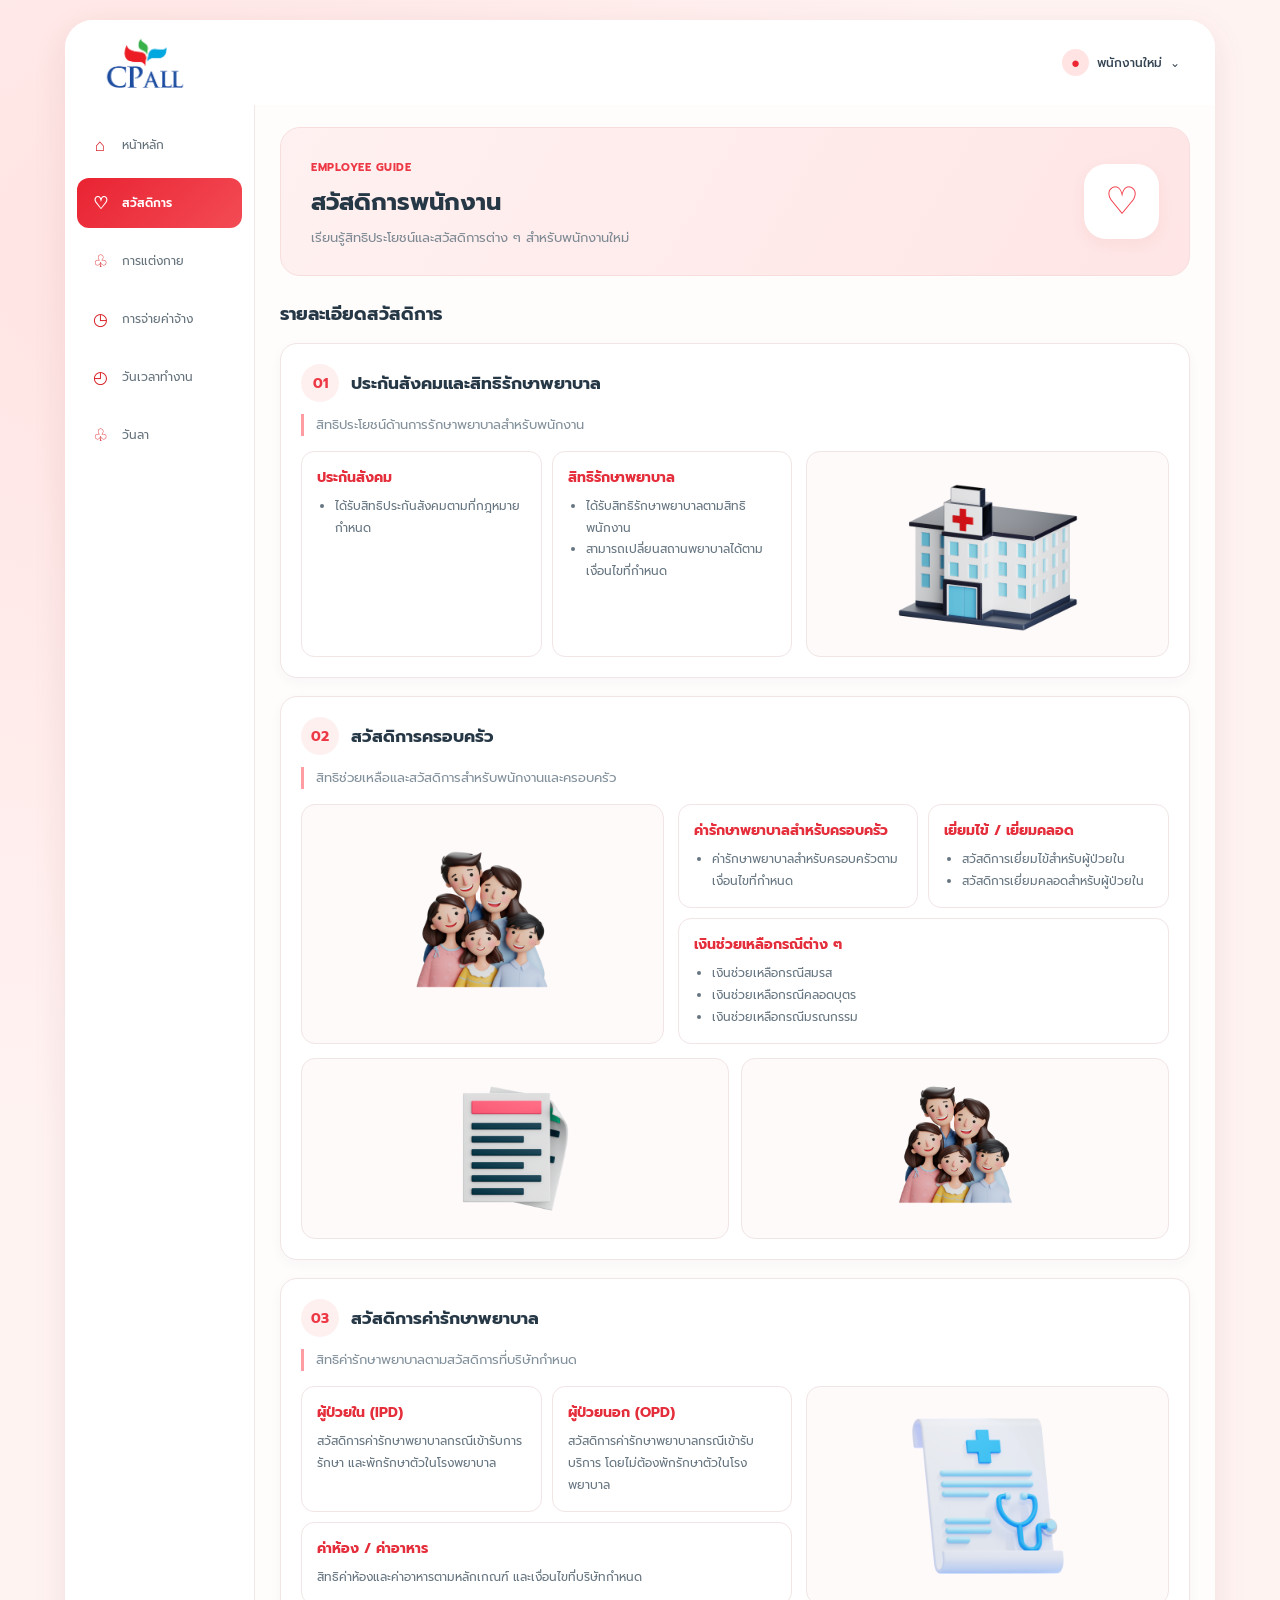
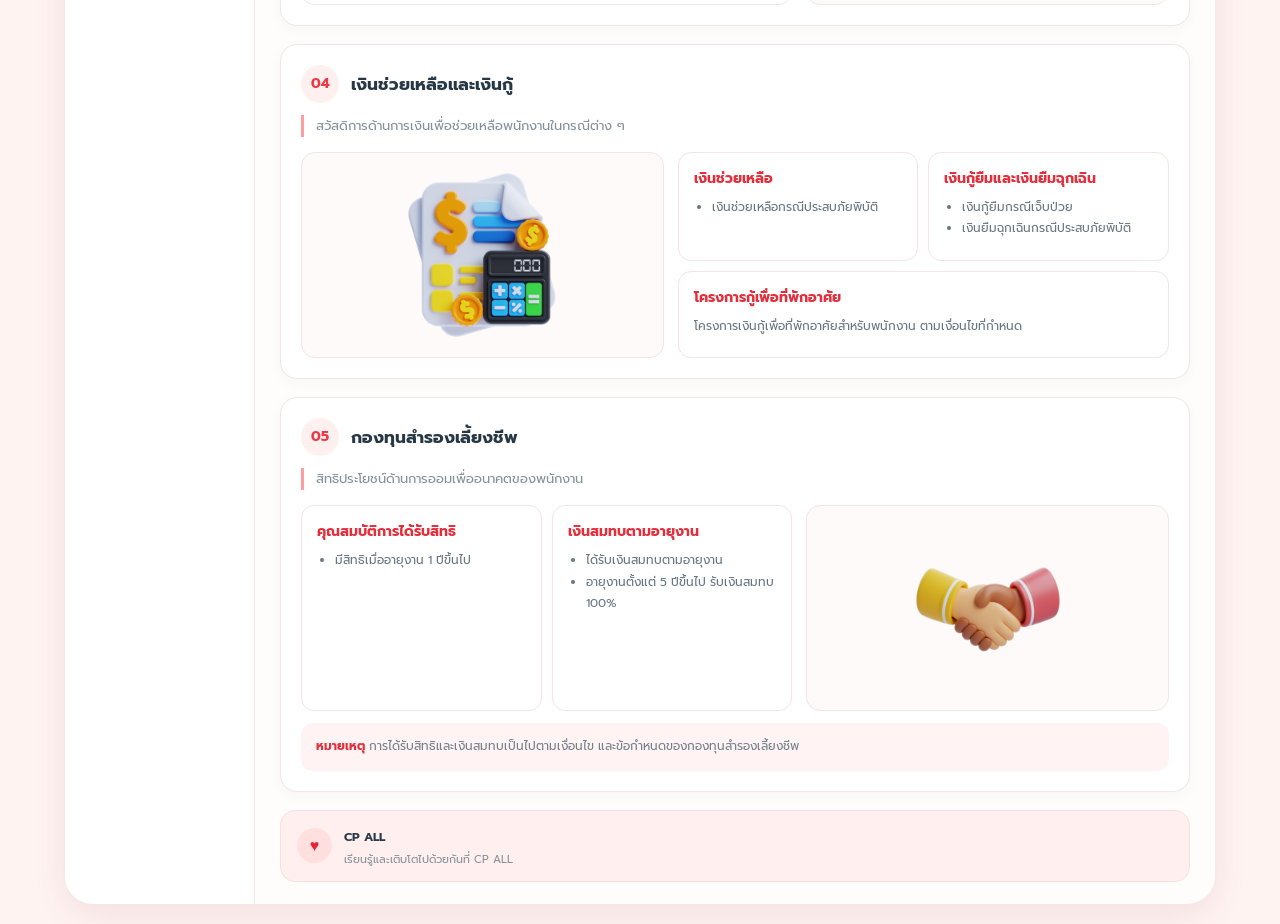
<file: pages/welfare.html>
<!DOCTYPE html>
<html lang="th">
<head>
  <meta charset="UTF-8">
  <meta name="viewport" content="width=device-width, initial-scale=1.0">

  <title>สวัสดิการ | CP ALL</title>
  <link rel="stylesheet" href="../css/style.css">
  <link href="https://fonts.googleapis.com/css2?family=Prompt:wght@300;400;500;600;700&display=swap" rel="stylesheet">

  <style>
    /* ใช้ธีมเดียวกับหน้าเมนู */
    .welfare-main {
      min-width: 0;
    }

    .welfare-banner {
      min-height: 145px;
      margin-bottom: 24px;
      padding: 26px 30px;
      display: flex;
      align-items: center;
      justify-content: space-between;
      gap: 20px;
      overflow: hidden;
      border: 1px solid #f8dddd;
      border-radius: 20px;
      background: linear-gradient(120deg, #fff1f1, #ffe5e5);
    }

    .welfare-banner small {
      display: inline-block;
      margin-bottom: 8px;
      color: #ed3945;
      font-size: 11px;
      font-weight: 700;
      letter-spacing: .5px;
    }

    .welfare-banner h1 {
      margin: 0 0 7px;
      color: #263746;
      font-size: 24px;
      font-weight: 700;
    }

    .welfare-banner p {
      margin: 0;
      color: #7d8993;
      font-size: 13px;
      line-height: 1.7;
    }

    .welfare-banner-icon {
      width: 75px;
      height: 75px;
      flex-shrink: 0;
      display: grid;
      place-items: center;
      border-radius: 22px;
      background: #fff;
      color: #f23845;
      font-size: 38px;
      box-shadow: 0 5px 15px rgba(190, 70, 70, .07);
    }

    .welfare-page-title {
      margin: 0 0 15px;
      color: #263746;
      font-size: 18px;
      font-weight: 700;
    }

    /* กล่องแต่ละหมวด */
    .welfare-section {
      margin-bottom: 18px;
      padding: 20px;
      border: 1px solid #f1e5e5;
      border-radius: 17px;
      background: #fff;
      box-shadow: 0 4px 13px rgba(30, 40, 50, .035);
    }

    .welfare-heading {
      display: flex;
      align-items: center;
      gap: 12px;
      margin-bottom: 12px;
    }

    .welfare-number {
      width: 38px;
      height: 38px;
      flex-shrink: 0;
      display: grid;
      place-items: center;
      border-radius: 50%;
      background: #fff0f0;
      color: #ed3945;
      font-size: 14px;
      font-weight: 700;
    }

    .welfare-heading h2 {
      margin: 0;
      color: #263746;
      font-size: 17px;
      font-weight: 700;
    }

    .welfare-desc {
      margin: 0 0 15px;
      padding-left: 12px;
      border-left: 3px solid #ff9da3;
      color: #82909b;
      font-size: 13px;
      line-height: 1.7;
    }

    /* เนื้อหาและภาพสลับซ้าย-ขวา */
    .welfare-feature {
      display: grid;
      grid-template-columns: minmax(0, 1.15fr) minmax(210px, .85fr);
      align-items: stretch;
      gap: 14px;
      margin-top: 12px;
    }

    .welfare-feature.image-left {
      grid-template-columns: minmax(210px, .85fr) minmax(0, 1.15fr);
    }

    .welfare-feature.image-left .welfare-picture {
      order: -1;
    }

    .welfare-info {
      display: grid;
      grid-template-columns: repeat(2, minmax(0, 1fr));
      gap: 10px;
      min-width: 0;
    }

    .welfare-card {
      min-width: 0;
      padding: 15px;
      border: 1px solid #f1e5e5;
      border-radius: 13px;
      background: #fff;
    }

    .welfare-card.full {
      grid-column: 1 / -1;
    }

    .welfare-card h3 {
      margin: 0 0 8px;
      color: #e52e3b;
      font-size: 14px;
      font-weight: 700;
    }

    .welfare-card p,
    .welfare-card li {
      color: #667580;
      font-size: 12px;
      line-height: 1.8;
    }

    .welfare-card p {
      margin: 0;
    }

    .welfare-card ul {
      margin: 0;
      padding-left: 18px;
    }

    .welfare-picture {
      min-width: 0;
      min-height: 180px;
      padding: 12px;
      display: grid;
      place-items: center;
      overflow: hidden;
      border: 1px solid #f1e5e5;
      border-radius: 14px;
      background: #fffafa;
    }

    .welfare-picture img {
      display: block;
      width: 100%;
      height: 180px;
      object-fit: contain;
    }

    /* ภาพ 2 ภาพในหมวดครอบครัว */
    .welfare-gallery {
      display: grid;
      grid-template-columns: repeat(2, minmax(0, 1fr));
      gap: 12px;
      margin-top: 14px;
    }

    .welfare-gallery .welfare-picture {
      min-height: 160px;
    }

    .welfare-gallery .welfare-picture img {
      height: 155px;
    }

    .welfare-note {
      margin-top: 12px;
      padding: 13px 15px;
      border-radius: 12px;
      background: #fff3f3;
      color: #71808b;
      font-size: 12px;
      line-height: 1.8;
    }

    .welfare-note strong {
      color: #e52e3b;
    }

    @media (max-width: 700px) {
      .welfare-banner {
        min-height: 120px;
        padding: 18px;
      }

      .welfare-banner h1 {
        font-size: 19px;
      }

      .welfare-banner p {
        font-size: 11px;
      }

      .welfare-banner-icon {
        width: 58px;
        height: 58px;
        font-size: 29px;
      }

      .welfare-section {
        padding: 14px;
      }

      .welfare-feature,
      .welfare-feature.image-left {
        grid-template-columns: 1fr;
      }

      .welfare-feature.image-left .welfare-picture {
        order: 0;
      }

      .welfare-picture {
        min-height: 145px;
      }

      .welfare-picture img {
        height: 145px;
      }
    }

    @media (max-width: 420px) {
      .welfare-info {
        grid-template-columns: 1fr;
      }

      .welfare-card.full {
        grid-column: auto;
      }

      .welfare-heading h2 {
        font-size: 15px;
      }

      .welfare-gallery {
        gap: 8px;
      }

      .welfare-gallery .welfare-picture {
        min-height: 125px;
        padding: 7px;
      }

      .welfare-gallery .welfare-picture img {
        height: 120px;
      }
    }
  </style>
</head>

<body>

<div class="page menu-page">

  <div class="menu-app">

    <!-- HEADER: ใช้เหมือนหน้า menu.html -->
    <header class="menu-header">
      <img src="../assets/logo.png" class="menu-logo" alt="CP ALL">

      <div class="employee-profile">
        <span class="profile-icon">●</span>
        <span>พนักงานใหม่</span>
        <span>⌄</span>
      </div>
    </header>

    <div class="menu-layout">

      <!-- SIDEBAR: ใช้โครงสร้างเดียวกับหน้า menu.html -->
      <aside class="menu-sidebar">

        <a href="../menu.html" class="sidebar-item">
          <span>⌂</span> หน้าหลัก
        </a>

        <a href="welfare.html" class="sidebar-item active">
          <span>♡</span> สวัสดิการ
        </a>

        <a href="dress.html" class="sidebar-item">
          <span>♧</span> การแต่งกาย
        </a>

        <a href="salary.html" class="sidebar-item">
          <span>◷</span> การจ่ายค่าจ้าง
        </a>

        <a href="working-time.html" class="sidebar-item">
          <span>◴</span> วันเวลาทำงาน
        </a>

        <a href="leave.html" class="sidebar-item">
          <span>♧</span> วันลา
        </a>

      </aside>

      <!-- MAIN CONTENT -->
      <main class="menu-main welfare-main">

        <section class="welfare-banner">
          <div>
            <small>EMPLOYEE GUIDE</small>
            <h1>สวัสดิการพนักงาน</h1>
            <p>เรียนรู้สิทธิประโยชน์และสวัสดิการต่าง ๆ สำหรับพนักงานใหม่</p>
          </div>
          <div class="welfare-banner-icon">♡</div>
        </section>

        <h2 class="welfare-page-title">รายละเอียดสวัสดิการ</h2>

        <!-- 1. ประกันสังคมและสิทธิรักษาพยาบาล -->
        <section class="welfare-section">

          <div class="welfare-heading">
            <span class="welfare-number">01</span>
            <h2>ประกันสังคมและสิทธิรักษาพยาบาล</h2>
          </div>

          <p class="welfare-desc">
            สิทธิประโยชน์ด้านการรักษาพยาบาลสำหรับพนักงาน
          </p>

          <div class="welfare-feature">
            <div class="welfare-info">

              <article class="welfare-card">
                <h3>ประกันสังคม</h3>
                <ul>
                  <li>ได้รับสิทธิประกันสังคมตามที่กฎหมายกำหนด</li>
                </ul>
              </article>

              <article class="welfare-card">
                <h3>สิทธิรักษาพยาบาล</h3>
                <ul>
                  <li>ได้รับสิทธิรักษาพยาบาลตามสิทธิพนักงาน</li>
                  <li>สามารถเปลี่ยนสถานพยาบาลได้ตามเงื่อนไขที่กำหนด</li>
                </ul>
              </article>

            </div>

            <div class="welfare-picture">
              <img src="../assets/hospital.png" alt="ประกันสังคมและสิทธิรักษาพยาบาล">
            </div>
          </div>

        </section>

        <!-- 2. สวัสดิการครอบครัว -->
        <section class="welfare-section">

          <div class="welfare-heading">
            <span class="welfare-number">02</span>
            <h2>สวัสดิการครอบครัว</h2>
          </div>

          <p class="welfare-desc">
            สิทธิช่วยเหลือและสวัสดิการสำหรับพนักงานและครอบครัว
          </p>

          <div class="welfare-feature image-left">

            <div class="welfare-info">

              <article class="welfare-card">
                <h3>ค่ารักษาพยาบาลสำหรับครอบครัว</h3>
                <ul>
                  <li>ค่ารักษาพยาบาลสำหรับครอบครัวตามเงื่อนไขที่กำหนด</li>
                </ul>
              </article>

              <article class="welfare-card">
                <h3>เยี่ยมไข้ / เยี่ยมคลอด</h3>
                <ul>
                  <li>สวัสดิการเยี่ยมไข้สำหรับผู้ป่วยใน</li>
                  <li>สวัสดิการเยี่ยมคลอดสำหรับผู้ป่วยใน</li>
                </ul>
              </article>

              <article class="welfare-card full">
                <h3>เงินช่วยเหลือกรณีต่าง ๆ</h3>
                <ul>
                  <li>เงินช่วยเหลือกรณีสมรส</li>
                  <li>เงินช่วยเหลือกรณีคลอดบุตร</li>
                  <li>เงินช่วยเหลือกรณีมรณกรรม</li>
                </ul>
              </article>

            </div>

            <div class="welfare-picture">
              <img src="../assets/family.png" alt="สวัสดิการครอบครัว">
            </div>

          </div>

          <div class="welfare-gallery">
            <div class="welfare-picture">
              <img src="../assets/family-document.png" alt="เอกสารสวัสดิการครอบครัว">
            </div>
            <div class="welfare-picture">
              <img src="../assets/family.png" alt="ภาพประกอบสวัสดิการครอบครัว">
            </div>
          </div>

        </section>

        <!-- 3. สวัสดิการค่ารักษาพยาบาล -->
        <section class="welfare-section">

          <div class="welfare-heading">
            <span class="welfare-number">03</span>
            <h2>สวัสดิการค่ารักษาพยาบาล</h2>
          </div>

          <p class="welfare-desc">
            สิทธิค่ารักษาพยาบาลตามสวัสดิการที่บริษัทกำหนด
          </p>

          <div class="welfare-feature">

            <div class="welfare-info">

              <article class="welfare-card">
                <h3>ผู้ป่วยใน (IPD)</h3>
                <p>
                  สวัสดิการค่ารักษาพยาบาลกรณีเข้ารับการรักษา
                  และพักรักษาตัวในโรงพยาบาล
                </p>
              </article>

              <article class="welfare-card">
                <h3>ผู้ป่วยนอก (OPD)</h3>
                <p>
                  สวัสดิการค่ารักษาพยาบาลกรณีเข้ารับบริการ
                  โดยไม่ต้องพักรักษาตัวในโรงพยาบาล
                </p>
              </article>

              <article class="welfare-card full">
                <h3>ค่าห้อง / ค่าอาหาร</h3>
                <p>
                  สิทธิค่าห้องและค่าอาหารตามหลักเกณฑ์
                  และเงื่อนไขที่บริษัทกำหนด
                </p>
              </article>

            </div>

            <div class="welfare-picture">
              <img src="../assets/medical.png" alt="สวัสดิการค่ารักษาพยาบาล">
            </div>

          </div>

        </section>

        <!-- 4. เงินช่วยเหลือและเงินกู้ -->
        <section class="welfare-section">

          <div class="welfare-heading">
            <span class="welfare-number">04</span>
            <h2>เงินช่วยเหลือและเงินกู้</h2>
          </div>

          <p class="welfare-desc">
            สวัสดิการด้านการเงินเพื่อช่วยเหลือพนักงานในกรณีต่าง ๆ
          </p>

          <div class="welfare-feature image-left">

            <div class="welfare-info">

              <article class="welfare-card">
                <h3>เงินช่วยเหลือ</h3>
                <ul>
                  <li>เงินช่วยเหลือกรณีประสบภัยพิบัติ</li>
                </ul>
              </article>

              <article class="welfare-card">
                <h3>เงินกู้ยืมและเงินยืมฉุกเฉิน</h3>
                <ul>
                  <li>เงินกู้ยืมกรณีเจ็บป่วย</li>
                  <li>เงินยืมฉุกเฉินกรณีประสบภัยพิบัติ</li>
                </ul>
              </article>

              <article class="welfare-card full">
                <h3>โครงการกู้เพื่อที่พักอาศัย</h3>
                <p>
                  โครงการเงินกู้เพื่อที่พักอาศัยสำหรับพนักงาน
                  ตามเงื่อนไขที่กำหนด
                </p>
              </article>

            </div>

            <div class="welfare-picture">
              <img src="../assets/financial.png" alt="เงินช่วยเหลือและเงินกู้">
            </div>

          </div>

        </section>

        <!-- 5. กองทุนสำรองเลี้ยงชีพ -->
        <section class="welfare-section">

          <div class="welfare-heading">
            <span class="welfare-number">05</span>
            <h2>กองทุนสำรองเลี้ยงชีพ</h2>
          </div>

          <p class="welfare-desc">
            สิทธิประโยชน์ด้านการออมเพื่ออนาคตของพนักงาน
          </p>

          <div class="welfare-feature">

            <div class="welfare-info">

              <article class="welfare-card">
                <h3>คุณสมบัติการได้รับสิทธิ</h3>
                <ul>
                  <li>มีสิทธิเมื่ออายุงาน 1 ปีขึ้นไป</li>
                </ul>
              </article>

              <article class="welfare-card">
                <h3>เงินสมทบตามอายุงาน</h3>
                <ul>
                  <li>ได้รับเงินสมทบตามอายุงาน</li>
                  <li>อายุงานตั้งแต่ 5 ปีขึ้นไป รับเงินสมทบ 100%</li>
                </ul>
              </article>

            </div>

            <div class="welfare-picture">
              <img src="../assets/provident-fund.png" alt="กองทุนสำรองเลี้ยงชีพ">
            </div>

          </div>

          <div class="welfare-note">
            <strong>หมายเหตุ</strong>
            การได้รับสิทธิและเงินสมทบเป็นไปตามเงื่อนไข
            และข้อกำหนดของกองทุนสำรองเลี้ยงชีพ
          </div>

        </section>

        <!-- FOOTER NOTE: เหมือนหน้าเมนู -->
        <div class="menu-note">
          <div class="note-icon">♥</div>
          <div>
            <strong>CP ALL</strong>
            <p>เรียนรู้และเติบโตไปด้วยกันที่ CP ALL</p>
          </div>
        </div>

      </main>

    </div>
  </div>
</div>

<script src="../js/main.js"></script>

</body>
</html>
</file>
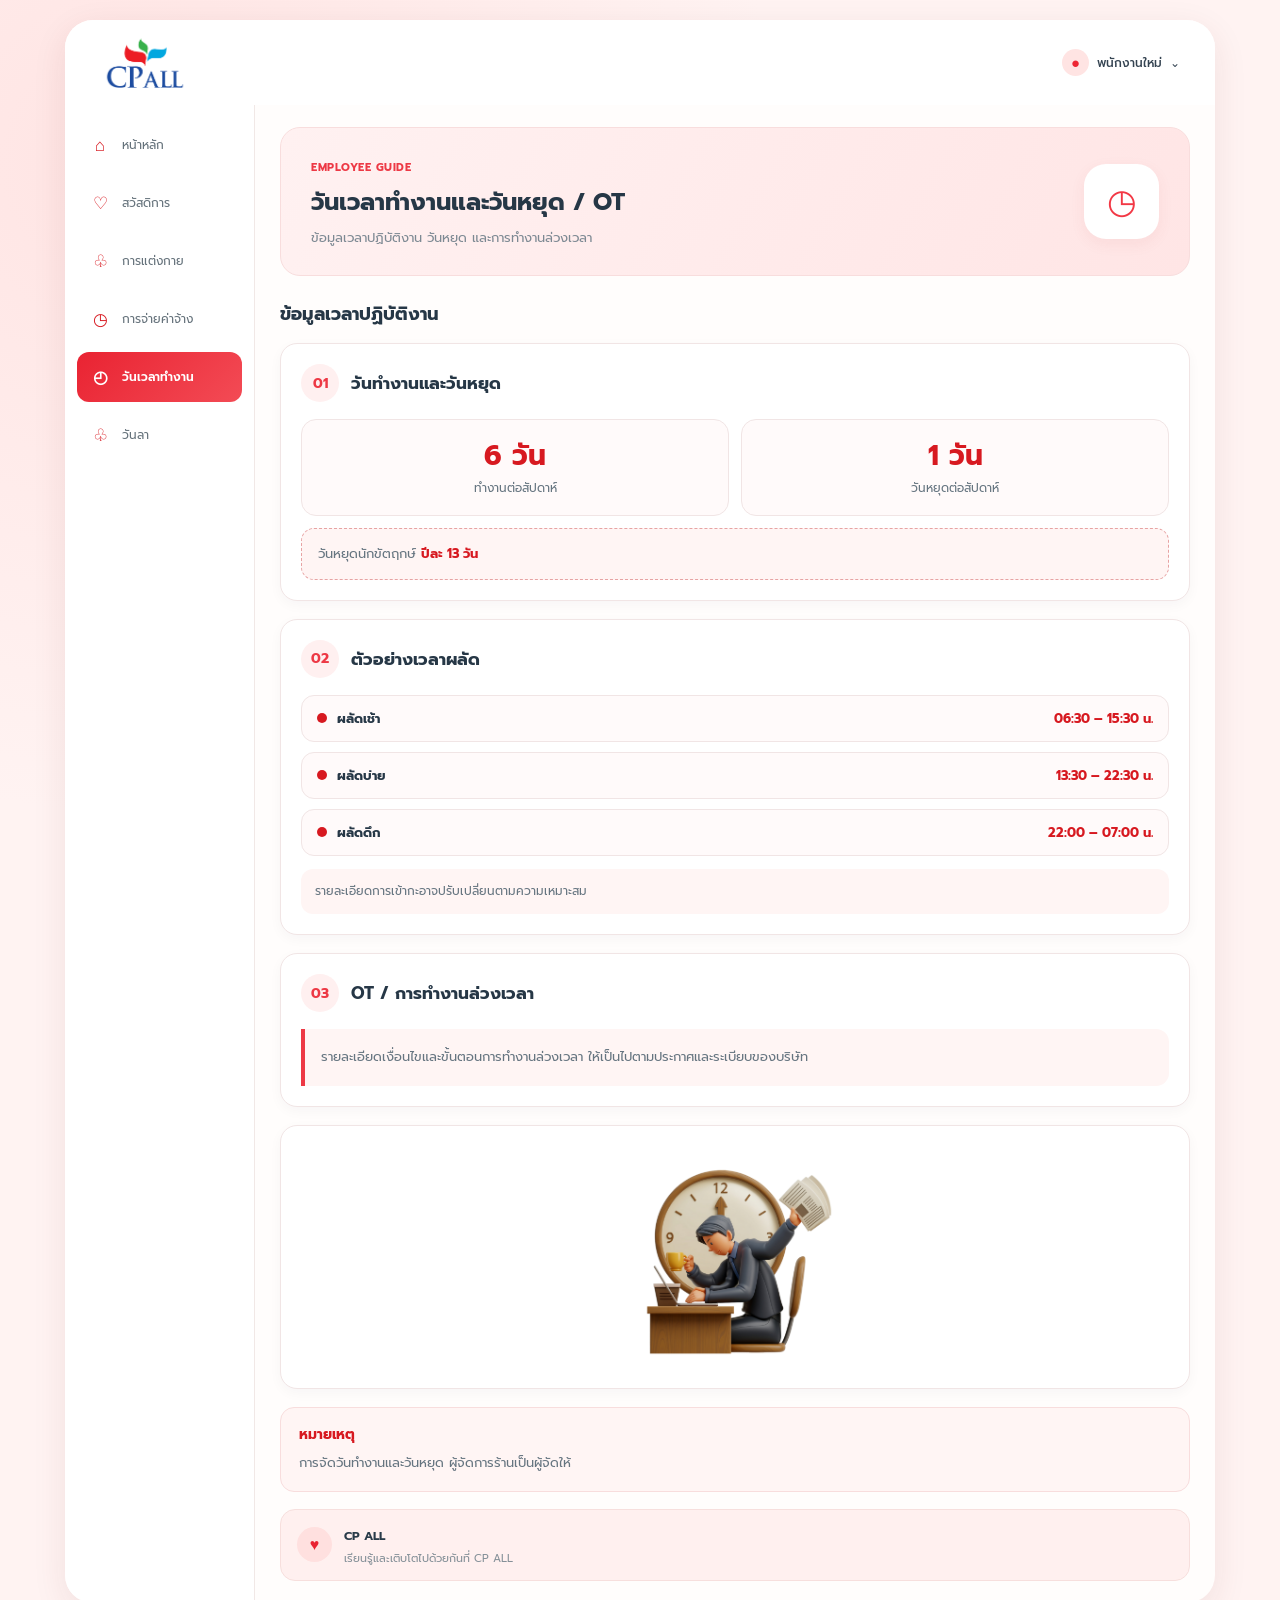
<file: pages/working-time.html>
<!DOCTYPE html>
<html lang="th">
<head>
  <meta charset="UTF-8">
  <meta name="viewport" content="width=device-width, initial-scale=1.0">

  <title>วันเวลาทำงานและวันหยุด / OT | CP ALL</title>

  <link rel="stylesheet" href="../css/style.css">
  <link href="https://fonts.googleapis.com/css2?family=Prompt:wght@300;400;500;600;700&display=swap" rel="stylesheet">

  <style>
    .work-main {
      min-width: 0;
    }

    /* แบนเนอร์ธีมเดียวกับหน้าอื่น */
    .work-banner {
      min-height: 145px;
      margin-bottom: 24px;
      padding: 26px 30px;
      display: flex;
      align-items: center;
      justify-content: space-between;
      gap: 20px;
      border: 1px solid #f8dddd;
      border-radius: 20px;
      background: linear-gradient(120deg, #fff1f1, #ffe5e5);
    }

    .work-banner small {
      display: inline-block;
      margin-bottom: 8px;
      color: #ed3945;
      font-size: 11px;
      font-weight: 700;
      letter-spacing: .5px;
    }

    .work-banner h1 {
      margin: 0 0 7px;
      color: #263746;
      font-size: 24px;
      font-weight: 700;
    }

    .work-banner p {
      margin: 0;
      color: #7d8993;
      font-size: 13px;
      line-height: 1.7;
    }

    .work-banner-icon {
      width: 75px;
      height: 75px;
      flex-shrink: 0;
      display: grid;
      place-items: center;
      border-radius: 22px;
      background: #fff;
      color: #f23845;
      font-size: 34px;
      box-shadow: 0 5px 15px rgba(190, 70, 70, .07);
    }

    .work-section-title {
      margin: 0 0 15px;
      color: #263746;
      font-size: 18px;
      font-weight: 700;
    }

    /* การ์ดเนื้อหา */
    .work-panel {
      margin-bottom: 18px;
      padding: 20px;
      border: 1px solid #f1e5e5;
      border-radius: 17px;
      background: #fff;
      box-shadow: 0 4px 13px rgba(30, 40, 50, .035);
    }

    .work-panel-heading {
      display: flex;
      align-items: center;
      gap: 12px;
      margin-bottom: 17px;
    }

    .work-number {
      width: 38px;
      height: 38px;
      flex-shrink: 0;
      display: grid;
      place-items: center;
      border-radius: 50%;
      background: #fff0f0;
      color: #ed3945;
      font-size: 14px;
      font-weight: 700;
    }

    .work-panel-heading h2 {
      margin: 0;
      color: #263746;
      font-size: 17px;
      font-weight: 700;
    }

    .work-highlight {
      color: #d71920;
      font-weight: 700;
    }

    /* วันทำงาน */
    .work-days {
      display: grid;
      grid-template-columns: repeat(2, minmax(0, 1fr));
      gap: 12px;
    }

    .work-day-box {
      padding: 18px 12px;
      text-align: center;
      border: 1px solid #f1e5e5;
      border-radius: 15px;
      background: #fffafa;
    }

    .work-day-box strong {
      display: block;
      color: #d71920;
      font-size: 28px;
      line-height: 1.3;
    }

    .work-day-box span {
      display: block;
      margin-top: 5px;
      color: #667580;
      font-size: 12px;
    }

    .holiday-box {
      margin-top: 12px;
      padding: 13px 16px;
      border: 1px dashed #e7a3a3;
      border-radius: 13px;
      background: #fff5f4;
      color: #667580;
      font-size: 13px;
      line-height: 1.8;
    }

    /* เวลาผลัด */
    .shift-list {
      display: grid;
      gap: 10px;
    }

    .shift-item {
      display: flex;
      align-items: center;
      justify-content: space-between;
      gap: 12px;
      padding: 13px 15px;
      border: 1px solid #f1e5e5;
      border-radius: 13px;
      background: #fffafa;
    }

    .shift-name {
      display: flex;
      align-items: center;
      gap: 10px;
      color: #263746;
      font-size: 13px;
      font-weight: 700;
    }

    .shift-dot {
      width: 10px;
      height: 10px;
      flex-shrink: 0;
      border-radius: 50%;
      background: #d71920;
    }

    .shift-time {
      color: #d71920;
      font-size: 13px;
      font-weight: 700;
      text-align: right;
      white-space: nowrap;
    }

    .shift-note {
      margin-top: 13px;
      padding: 12px 14px;
      border-radius: 12px;
      background: #fff5f4;
      color: #667580;
      font-size: 12px;
      line-height: 1.8;
    }

    /* OT */
    .ot-message {
      padding: 16px;
      border-left: 4px solid #ed3945;
      border-radius: 0 13px 13px 0;
      background: #fff5f4;
      color: #667580;
      font-size: 13px;
      line-height: 1.9;
    }

    /* รูปประกอบ */
    .work-image {
      min-height: 190px;
      margin-bottom: 18px;
      padding: 16px;
      display: grid;
      place-items: center;
      border: 1px solid #f1e5e5;
      border-radius: 17px;
      background: #fff;
      box-shadow: 0 4px 13px rgba(30, 40, 50, .035);
    }

    .work-image img {
      display: block;
      width: 100%;
      max-width: 560px;
      max-height: 230px;
      object-fit: contain;
    }

    /* หมายเหตุ */
    .work-note {
      padding: 16px 18px;
      border: 1px solid #f8dddd;
      border-radius: 14px;
      background: #fff5f4;
    }

    .work-note strong {
      display: block;
      margin-bottom: 6px;
      color: #d71920;
      font-size: 14px;
    }

    .work-note p {
      margin: 0;
      color: #667580;
      font-size: 13px;
      line-height: 1.8;
    }

    @media (max-width: 900px) {
      .work-panels {
        grid-template-columns: 1fr;
      }
    }

    @media (max-width: 600px) {
      .work-banner {
        min-height: 120px;
        padding: 18px;
        margin-bottom: 17px;
      }

      .work-banner h1 {
        font-size: 18px;
      }

      .work-banner p {
        font-size: 11px;
      }

      .work-banner-icon {
        width: 55px;
        height: 55px;
        border-radius: 16px;
        font-size: 26px;
      }

      .work-panel {
        padding: 14px;
        margin-bottom: 13px;
      }

      .work-panel-heading h2 {
        font-size: 15px;
      }

      .work-day-box {
        padding: 14px 8px;
      }

      .work-day-box strong {
        font-size: 24px;
      }

      .shift-item {
        align-items: flex-start;
        flex-direction: column;
        gap: 5px;
      }

      .shift-time {
        padding-left: 20px;
        text-align: left;
      }

      .work-image {
        min-height: 150px;
        padding: 12px;
      }

      .work-image img {
        max-height: 170px;
      }

      .work-note {
        padding: 13px;
      }

      .work-note p {
        font-size: 12px;
      }
    }

    @media (prefers-reduced-motion: reduce) {
      .work-main * {
        scroll-behavior: auto !important;
        animation: none !important;
        transition: none !important;
      }
    }
  </style>
</head>

<body>

<div class="page menu-page">
  <div class="menu-app">

    <!-- HEADER -->
    <header class="menu-header">
      <img src="../assets/logo.png" class="menu-logo" alt="CP ALL">

      <div class="employee-profile">
        <span class="profile-icon">●</span>
        <span>พนักงานใหม่</span>
        <span>⌄</span>
      </div>
    </header>

    <div class="menu-layout">

      <!-- SIDEBAR -->
      <aside class="menu-sidebar">

        <a href="../menu.html" class="sidebar-item">
          <span>⌂</span> หน้าหลัก
        </a>

        <a href="welfare.html" class="sidebar-item">
          <span>♡</span> สวัสดิการ
        </a>

        <a href="dress.html" class="sidebar-item">
          <span>♧</span> การแต่งกาย
        </a>

        <a href="salary.html" class="sidebar-item">
          <span>◷</span> การจ่ายค่าจ้าง
        </a>

        <a href="working-time.html" class="sidebar-item active">
          <span>◴</span> วันเวลาทำงาน
        </a>

        <a href="leave.html" class="sidebar-item">
          <span>♧</span> วันลา
        </a>

      </aside>

      <!-- MAIN -->
      <main class="menu-main work-main">

        <!-- BANNER -->
        <section class="work-banner">
          <div>
            <small>EMPLOYEE GUIDE</small>
            <h1>วันเวลาทำงานและวันหยุด / OT</h1>
            <p>ข้อมูลเวลาปฏิบัติงาน วันหยุด และการทำงานล่วงเวลา</p>
          </div>
          <div class="work-banner-icon">◷</div>
        </section>

        <h2 class="work-section-title">ข้อมูลเวลาปฏิบัติงาน</h2>

        <!-- วันทำงานและวันหยุด -->
        <section class="work-panel">

          <div class="work-panel-heading">
            <span class="work-number">01</span>
            <h2>วันทำงานและวันหยุด</h2>
          </div>

          <div class="work-days">
            <div class="work-day-box">
              <strong>6 วัน</strong>
              <span>ทำงานต่อสัปดาห์</span>
            </div>

            <div class="work-day-box">
              <strong>1 วัน</strong>
              <span>วันหยุดต่อสัปดาห์</span>
            </div>
          </div>

          <div class="holiday-box">
            วันหยุดนักขัตฤกษ์
            <span class="work-highlight">ปีละ 13 วัน</span>
          </div>

        </section>

        <!-- เวลาผลัด -->
        <section class="work-panel">

          <div class="work-panel-heading">
            <span class="work-number">02</span>
            <h2>ตัวอย่างเวลาผลัด</h2>
          </div>

          <div class="shift-list">

            <div class="shift-item">
              <div class="shift-name">
                <span class="shift-dot"></span>
                ผลัดเช้า
              </div>
              <div class="shift-time">06:30 – 15:30 น.</div>
            </div>

            <div class="shift-item">
              <div class="shift-name">
                <span class="shift-dot"></span>
                ผลัดบ่าย
              </div>
              <div class="shift-time">13:30 – 22:30 น.</div>
            </div>

            <div class="shift-item">
              <div class="shift-name">
                <span class="shift-dot"></span>
                ผลัดดึก
              </div>
              <div class="shift-time">22:00 – 07:00 น.</div>
            </div>

          </div>

          <div class="shift-note">
            รายละเอียดการเข้ากะอาจปรับเปลี่ยนตามความเหมาะสม
          </div>

        </section>

        <!-- OT -->
        <section class="work-panel">

          <div class="work-panel-heading">
            <span class="work-number">03</span>
            <h2>OT / การทำงานล่วงเวลา</h2>
          </div>

          <div class="ot-message">
            รายละเอียดเงื่อนไขและขั้นตอนการทำงานล่วงเวลา
            ให้เป็นไปตามประกาศและระเบียบของบริษัท
          </div>

        </section>

        <!-- รูปประกอบ -->
        <div class="work-image">
          <img
            src="../assets/work-time.png"
            alt="วันเวลาทำงาน วันหยุด และ OT"
          >
        </div>

        <!-- หมายเหตุ -->
        <div class="work-note">
          <strong>หมายเหตุ</strong>
          <p>การจัดวันทำงานและวันหยุด ผู้จัดการร้านเป็นผู้จัดให้</p>
        </div>

        <!-- FOOTER -->
        <div class="menu-note">
          <div class="note-icon">♥</div>
          <div>
            <strong>CP ALL</strong>
            <p>เรียนรู้และเติบโตไปด้วยกันที่ CP ALL</p>
          </div>
        </div>

      </main>
    </div>
  </div>
</div>

<script src="../js/main.js"></script>
</body>
</html>
</file>
<file: css/style.css>
@import url('https://fonts.googleapis.com/css2?family=Prompt:wght@300;400;500;600;700;800&display=swap');

:root {
  --red: #e92332;
  --red-dark: #c91624;
  --pink: #ffe9e7;
  --pink-light: #fff7f6;
  --ink: #253746;
  --muted: #7d8991;
  --white: #ffffff;
}

* {
  box-sizing: border-box;
  margin: 0;
  padding: 0;
}

body {
  font-family: "Prompt", sans-serif;
  color: var(--ink);
  background: #f8eeee;
  min-height: 100vh;
}

a {
  text-decoration: none;
  color: inherit;
}

img {
  display: block;
  max-width: 100%;
}

/* =====================================================
   LANDING PAGE
===================================================== */

.page {
  min-height: 100vh;
  padding: 25px;
  display: flex;
  justify-content: center;
  align-items: center;
  background:
    radial-gradient(circle at 10% 10%, #ffe5e3, transparent 35%),
    #f9eeee;
}

.landing {
  width: min(100%, 1150px);
  min-height: 720px;
  background: #fffdfc;
  border-radius: 30px;
  overflow: hidden;
  position: relative;
  box-shadow: 0 12px 40px rgba(100, 40, 40, .10);
}

/* Landing Header */

.landing-header {
  display: flex;
  align-items: center;
  justify-content: space-between;
  padding: 25px 40px;
  position: relative;
  z-index: 5;
}

.landing-logo {
  width: 110px;
  height: 65px;
  object-fit: contain;
}

.employee-profile {
  display: flex;
  align-items: center;
  gap: 9px;
  font-size: 12px;
  font-weight: 500;
}

.profile-icon {
  width: 28px;
  height: 28px;
  border-radius: 50%;
  background: #ffe2e1;
  color: var(--red);
  display: flex;
  align-items: center;
  justify-content: center;
  font-size: 15px;
}

.profile-arrow {
  color: #777;
  font-size: 16px;
}

/* Landing Content */

.landing-content {
  position: relative;
  padding: 30px 45px 20px;
  min-height: 530px;
  display: grid;
  grid-template-columns: .9fr 1.1fr;
  align-items: center;
  gap: 20px;
}

.welcome-text {
  position: relative;
  z-index: 3;
}

.kicker {
  display: inline-block;
  color: var(--red);
  font-size: 12px;
  font-weight: 700;
  letter-spacing: 1px;
  margin-bottom: 15px;
}

.welcome-text h1 {
  font-size: clamp(30px, 4vw, 48px);
  font-weight: 700;
  line-height: 1.35;
  color: var(--ink);
}

.welcome-text h1 span {
  display: block;
  font-size: clamp(18px, 2.2vw, 25px);
  color: var(--red);
  font-weight: 500;
}

.welcome-text p {
  margin-top: 20px;
  color: #687780;
  font-size: 14px;
  line-height: 1.9;
}

.btn {
  display: inline-flex;
  align-items: center;
  justify-content: center;
  gap: 15px;
  margin-top: 25px;
  padding: 13px 27px;
  border-radius: 30px;
  font-size: 15px;
  font-weight: 600;
  transition: .3s;
}

.btn.red {
  color: white;
  background: linear-gradient(135deg, #e92332, #f34e58);
  box-shadow: 0 7px 18px rgba(230, 35, 50, .20);
}

.btn.red span {
  font-size: 25px;
  line-height: 15px;
}

.btn.red:hover {
  transform: translateY(-3px);
  box-shadow: 0 10px 22px rgba(230, 35, 50, .25);
}

/* Landing Illustration */


.main-character {
  position: relative;
  z-index: 2;
  width: 100%;
  height: 100%;
  object-fit: contain;
  object-position: center bottom;
}

.illustration-text {
  position: absolute;
  top: 20px;
  right: 10px;
  z-index: 3;
  color: var(--red);
  font-size: 19px;
  font-weight: 600;
  line-height: 1.6;
  transform: rotate(-7deg);
  text-align: center;
}

.decor {
  position: absolute;
  color: #f5a5a5;
  font-size: 35px;
  z-index: 1;
}

.decor-one {
  left: 5%;
  top: 25%;
}

.decor-two {
  right: 5%;
  top: 40%;
}

/* QR Card */

.qr-card {
  position: relative;
  z-index: 4;
  margin: 0 45px 25px;
  padding: 15px 20px;
  display: flex;
  align-items: center;
  justify-content: space-between;
  gap: 20px;
  background: #fff0ef;
  border: 1px solid #f7dedd;
  border-radius: 18px;
}

.qr-content {
  display: flex;
  flex-direction: column;
  gap: 5px;
}

.qr-content strong {
  color: var(--red);
  font-size: 14px;
}

.qr-content span {
  color: #879099;
  font-size: 12px;
}

.qr-card img {
  width: 75px;
  height: 75px;
  object-fit: contain;
  background: white;
  padding: 5px;
  border-radius: 8px;
}

/* Landing Footer */

.landing-footer {
  display: flex;
  justify-content: space-between;
  padding: 15px 40px;
  background: #e92332;
  color: white;
  font-size: 13px;
  font-weight: 500;
}

/* Landing Responsive */

@media(max-width: 700px) {
  .page {
    padding: 12px;
    align-items: flex-start;
  }

  .landing {
    width: 100%;
    min-height: calc(100vh - 24px);
    border-radius: 24px;
  }

  .landing-header {
    padding: 15px 20px;
  }

  .landing-logo {
    width: 85px;
    height: 50px;
  }

  .employee-profile {
    font-size: 10px;
  }

  .profile-icon {
    width: 25px;
    height: 25px;
  }

  .landing-content {
    display: flex;
    flex-direction: column;
    align-items: stretch;
    padding: 15px 20px 10px;
    gap: 10px;
  }

  .welcome-text h1 {
    font-size: 31px;
  }

  .welcome-text h1 span {
    font-size: 19px;
  }

  .welcome-text p {
    font-size: 12px;
    margin-top: 12px;
  }

  .btn {
    margin-top: 17px;
    padding: 11px 23px;
    font-size: 13px;
  }



  .illustration-text {
    top: 10px;
    right: 5px;
    font-size: 16px;
  }

  .qr-card {
    margin: 5px 15px 20px;
    padding: 12px;
  }

  .qr-content strong {
    font-size: 12px;
  }

  .qr-content span {
    font-size: 10px;
  }

  .qr-card img {
    width: 65px;
    height: 65px;
  }

  .landing-footer {
    padding: 13px 20px;
    font-size: 11px;
  }
}

@media(max-width: 380px) {
  .landing-illustration {
    height: 310px;
  }

  .welcome-text h1 {
    font-size: 28px;
  }

  .welcome-text h1 span {
    font-size: 17px;
  }

  .landing-content {
    padding-left: 17px;
    padding-right: 17px;
  }
}

/* =====================================================
   MENU PAGE
===================================================== */

.menu-page {
  min-height: 100vh;
  padding: 20px;
  display: flex;
  justify-content: center;
  align-items: center;
  background:
    radial-gradient(circle at 10% 10%, #ffe4e3, transparent 35%),
    #fff3f2;
}

.menu-app {
  width: min(100%, 1150px);
  min-height: 680px;
  background: #fffdfc;
  border-radius: 28px;
  box-shadow: 0 10px 35px rgba(100,30,30,.09);
  overflow: hidden;
}

/* Menu Header */

.menu-header {
  height: 85px;
  display: flex;
  justify-content: space-between;
  align-items: center;
  padding: 15px 35px;
  background: #fff;
}

.menu-logo {
  width: 90px;
  height: 55px;
  object-fit: contain;
}

.menu-header .employee-profile {
  display: flex;
  align-items: center;
  gap: 8px;
  font-size: 12px;
  color: #354452;
}

.menu-header .profile-icon {
  width: 27px;
  height: 27px;
  border-radius: 50%;
  display: flex;
  align-items: center;
  justify-content: center;
  color: #ed2634;
  background: #ffe4e3;
}

/* Menu Layout */

.menu-layout {
  display: grid;
  grid-template-columns: 190px 1fr;
  min-height: 590px;
}

/* Sidebar */

.menu-sidebar {
  padding: 15px 12px;
  background: #fff;
  border-right: 1px solid #f1e8e6;
  display: flex;
  flex-direction: column;
  gap: 8px;
}

.sidebar-item {
  display: flex;
  align-items: center;
  gap: 12px;
  padding: 12px 13px;
  border-radius: 12px;
  font-size: 12px;
  color: #65727b;
  transition: .25s;
}

.sidebar-item span {
  font-size: 17px;
  color: #d71920;
  width: 20px;
  text-align: center;
}

.sidebar-item:hover {
  background: #fff0ef;
  color: #d71920;
}

.sidebar-item.active {
  color: white;
  background: linear-gradient(135deg,#e92332,#f34b55);
  font-weight: 600;
}

.sidebar-item.active span {
  color: white;
}

/* Menu Main */

.menu-main {
  padding: 22px 25px;
  min-width: 0;
}

/* Menu Banner */

.menu-banner {
  width: 100%;
  height: 175px;
  position: relative;
  display: flex;
  align-items: center;
  justify-content: center;
  background: linear-gradient(135deg, #fff4f3, #ffe8e6);
  border-radius: 17px;
  overflow: hidden;
  padding: 8px;
  border: 1px solid #f5e0de;
  box-shadow: 0 4px 12px rgba(100,30,30,.04);
}

.menu-banner img {
  display: block;
  width: 100%;
  height: 100%;
  object-fit: contain;
  object-position: center;
  border-radius: 12px;
}

/* Menu Title */

.menu-section-title {
  margin: 20px 0 12px;
  font-size: 17px;
  font-weight: 600;
  color: #293b49;
}

/* Menu Grid */

.menu-grid {
  display: grid;
  grid-template-columns: repeat(3,minmax(0,1fr));
  gap: 12px;
  width: 100%;
  margin: 0;
}

.menu-item {
  min-height: 135px;
  padding: 14px 10px;
  background: white;
  border: 1px solid #eee5e4;
  border-radius: 17px;
  display: flex;
  flex-direction: column;
  align-items: center;
  justify-content: center;
  gap: 8px;
  position: relative;
  box-shadow: 0 3px 10px rgba(0,0,0,.035);
  transition: .25s;
  color: #293b49;
}

.menu-item:hover {
  transform: translateY(-4px);
  border-color: #f3c7c6;
  box-shadow: 0 8px 18px rgba(215,25,32,.09);
  background: #fffafa;
}

.menu-icon {
  width: 58px;
  height: 58px;
  padding: 7px;
  object-fit: contain;
  border-radius: 50%;
  background: #fff0ef;
  filter: none;
  margin: 0;
  animation: none;
}

.menu-item .label {
  font-size: 12px;
  font-weight: 600;
  color: #334654;
  text-align: center;
  line-height: 1.5;
}

.menu-arrow {
  position: absolute;
  right: 12px;
  top: 12px;
  font-size: 20px;
  color: #e92332;
}

/* Menu Note */

.menu-note {
  margin-top: 17px;
  padding: 13px 16px;
  background: #fff0ef;
  border: 1px solid #f7dfdd;
  border-radius: 15px;
  display: flex;
  align-items: center;
  gap: 12px;
}

.note-icon {
  width: 35px;
  height: 35px;
  flex-shrink: 0;
  background: #ffe0df;
  color: #e92332;
  border-radius: 50%;
  display: flex;
  align-items: center;
  justify-content: center;
}

.menu-note strong {
  color: #293b49;
  font-size: 12px;
}

.menu-note p {
  font-size: 11px;
  color: #859098;
  margin-top: 3px;
}

/* Menu Responsive */

@media(max-width:700px) {
  .menu-page {
    padding: 10px;
    align-items: flex-start;
  }

  .menu-app {
    border-radius: 20px;
    min-height: calc(100vh - 20px);
  }

  .menu-header {
    height: 65px;
    padding: 10px 16px;
  }

  .menu-logo {
    width: 75px;
    height: 45px;
  }

  .menu-layout {
    display: flex;
    flex-direction: column;
    min-height: auto;
  }

  .menu-sidebar {
    flex-direction: row;
    overflow-x: auto;
    padding: 10px 12px;
    border-right: none;
    border-bottom: 1px solid #f1e8e6;
    gap: 7px;
    scrollbar-width: none;
  }

  .menu-sidebar::-webkit-scrollbar {
    display: none;
  }

  .sidebar-item {
    flex: 0 0 auto;
    padding: 9px 12px;
    font-size: 11px;
    white-space: nowrap;
  }

  .menu-main {
    padding: 15px;
  }

  .menu-banner {
    height: auto;
    min-height: 130px;
    aspect-ratio: 16 / 9;
    padding: 5px;
    border-radius: 14px;
  }

  .menu-banner img {
    object-fit: contain;
    border-radius: 10px;
  }

  .menu-section-title {
    font-size: 15px;
    margin: 17px 0 12px;
  }

  .menu-grid {
    grid-template-columns: repeat(2,minmax(0,1fr));
    gap: 10px;
  }

  .menu-item {
    min-height: 125px;
    padding: 12px 7px;
    border-radius: 15px;
  }

  .menu-icon {
    width: 53px;
    height: 53px;
  }

  .menu-item .label {
    font-size: 11px;
  }

  .menu-note {
    margin-top: 14px;
  }
}

@media(max-width:380px) {
  .menu-main {
    padding: 12px;
  }

  .menu-banner {
    min-height: 110px;
  }

  .menu-item {
    min-height: 115px;
  }

  .menu-icon {
    width: 48px;
    height: 48px;
  }
}

/* =====================================================
   CONTENT PAGES - WELFARE ONLY
   ทุกกฎอยู่ใต้ .content-page ไม่กระทบหน้าอื่น
===================================================== */

.page.content-page {
  display: block;
  min-height: 100vh;
  padding: 0;
  background:
    radial-gradient(circle at 0% 0%, rgba(231, 35, 50, .055), transparent 28%),
    #f7f8fa;
  color: #263746;
}

/* Header */

.content-page .header {
  width: 100%;
  min-height: 86px;
  position: sticky;
  top: 0;
  z-index: 100;
  display: flex;
  align-items: center;
  background: rgba(255, 255, 255, .96);
  border-bottom: 1px solid #edf0f2;
  box-shadow: 0 3px 16px rgba(35, 50, 65, .045);
  backdrop-filter: blur(12px);
}

.content-page .header-inner {
  width: min(1120px, calc(100% - 48px));
  margin: 0 auto;
  display: flex;
  align-items: center;
  gap: 16px;
}

.content-page .header .back {
  width: 42px;
  height: 42px;
  flex: 0 0 42px;
  display: flex;
  align-items: center;
  justify-content: center;
  border-radius: 13px;
  background: #d71920;
  color: #fff;
  font-size: 31px;
  line-height: 1;
  text-decoration: none;
  transition: .25s ease;
}

.content-page .header .back:hover {
  background: #b9141b;
  transform: translateX(-3px);
}

.content-page .header .logo {
  width: 68px;
  height: 58px;
  flex: 0 0 auto;
  object-fit: contain;
}

.content-page .header-text {
  min-width: 0;
  display: flex;
  flex-direction: column;
  justify-content: center;
}

.content-page .header-title {
  color: #263746;
  font-size: 17px;
  line-height: 1.5;
  font-weight: 700;
}

.content-page .header-sub {
  margin-top: 2px;
  color: #87919a;
  font-size: 12px;
  line-height: 1.5;
}

/* Main */

.content-page .container {
  width: min(1060px, calc(100% - 48px));
  margin: 34px auto 64px;
}

/* Section */

.content-page .welfare-section {
  position: relative;
  margin: 0 0 24px;
  padding: 28px;
  background: #fff;
  border: 1px solid #edf0f2;
  border-radius: 20px;
  box-shadow: 0 7px 24px rgba(35, 50, 65, .045);
  overflow: hidden;
  transition: box-shadow .25s ease, transform .25s ease;
}

.content-page .welfare-section:hover {
  box-shadow: 0 10px 28px rgba(35, 50, 65, .075);
}

/* Section Heading */

.content-page .welfare-heading {
  display: flex;
  align-items: center;
  gap: 12px;
  margin: 0 0 17px;
  padding: 0 0 17px;
  background: transparent;
  border: 0;
  border-bottom: 1px solid #edf0f2;
  border-radius: 0;
}

.content-page .welfare-heading .number {
  width: 36px;
  height: 36px;
  flex: 0 0 36px;
  display: flex;
  align-items: center;
  justify-content: center;
  border-radius: 12px;
  background: #fff0f1;
  color: #d71920;
  font-size: 15px;
  font-weight: 700;
}

.content-page .welfare-heading h2 {
  margin: 0;
  color: #263746;
  font-size: 19px;
  line-height: 1.5;
  font-weight: 600;
}

/* Description */

.content-page .content-title {
  margin: 0 0 18px;
  padding: 0;
  color: #77838d;
  font-size: 13px;
  line-height: 1.8;
}

.content-page .content-title p {
  margin: 0;
}

/* Content Grid */

.content-page .content-layout {
  display: grid;
  grid-template-columns: repeat(2, minmax(0, 1fr));
  gap: 14px;
  align-items: stretch;
}

/* Information Cards */

.content-page .card {
  min-width: 0;
  padding: 19px 20px;
  background: #fbfcfd;
  border: 1px solid #edf0f2;
  border-radius: 15px;
  box-shadow: none;
  transition: background .2s ease, border-color .2s ease;
}

.content-page .card:hover {
  background: #fffafa;
  border-color: #f2d7d9;
}

.content-page .card h2 {
  margin: 0 0 10px;
  color: #c91d28;
  font-size: 15px;
  line-height: 1.6;
  font-weight: 600;
}

.content-page .card p,
.content-page .card li {
  color: #596873;
  font-size: 13px;
  line-height: 1.9;
}

.content-page .card p {
  margin: 0;
}

.content-page .card ul {
  margin: 0;
  padding-left: 20px;
}

.content-page .card li {
  padding-left: 2px;
}

.content-page .card li::marker {
  color: #d71920;
}

/* Full Width Items */

.content-page .card.full,
.content-page .image-box.full,
.content-page .note.full {
  grid-column: 1 / -1;
}

/* Images */

.content-page .image-box {
  min-width: 0;
  min-height: 170px;
  height: auto;
  padding: 14px;
  display: flex;
  align-items: center;
  justify-content: center;
  background: #fff;
  border: 1px solid #edf0f2;
  border-radius: 16px;
  box-shadow: none;
  overflow: hidden;
}

.content-page .image-box img {
  display: block;
  width: 100%;
  height: auto;
  max-width: 100%;
  max-height: 440px;
  object-fit: contain;
  object-position: center;
  border-radius: 9px;
  transition: transform .3s ease;
}

.content-page .image-box:hover img {
  transform: scale(1.015);
}

.content-page .image-box.half {
  grid-column: span 1;
  width: 100%;
  min-width: 0;
  min-height: 170px;
  height: auto;
  padding: 12px;
}

/* Note */

.content-page .note {
  padding: 16px 18px;
  color: #687780;
  background: #fff8f3;
  border: 1px solid #f3e5d9;
  border-radius: 13px;
  font-size: 12px;
  line-height: 1.9;
}

.content-page .note strong {
  display: block;
  margin-bottom: 3px;
  color: #bd6b35;
  font-size: 13px;
}

/* Animation */

.content-page .fade-up {
  animation: welfareFadeUp .55s ease both;
}

@keyframes welfareFadeUp {
  from {
    opacity: 0;
    transform: translateY(12px);
  }
  to {
    opacity: 1;
    transform: translateY(0);
  }
}

/* Welfare Tablet */

@media (max-width: 900px) {
  .content-page .container {
    width: calc(100% - 36px);
  }

  .content-page .welfare-section {
    padding: 23px;
  }

  .content-page .image-box img {
    max-height: 360px;
  }
}

/* Welfare Mobile */

@media (max-width: 600px) {
  .content-page .header {
    min-height: 70px;
  }

  .content-page .header-inner {
    width: calc(100% - 24px);
    gap: 10px;
  }

  .content-page .header .back {
    width: 36px;
    height: 36px;
    flex-basis: 36px;
    border-radius: 11px;
    font-size: 27px;
  }

  .content-page .header .logo {
    width: 51px;
    height: 46px;
  }

  .content-page .header-title {
    font-size: 12px;
    line-height: 1.5;
  }

  .content-page .header-sub {
    font-size: 10px;
  }

  .content-page .container {
    width: calc(100% - 22px);
    margin: 17px auto 35px;
  }

  .content-page .welfare-section {
    margin-bottom: 15px;
    padding: 16px;
    border-radius: 16px;
  }

  .content-page .welfare-heading {
    gap: 10px;
    margin-bottom: 13px;
    padding-bottom: 13px;
  }

  .content-page .welfare-heading .number {
    width: 31px;
    height: 31px;
    flex-basis: 31px;
    border-radius: 10px;
    font-size: 13px;
  }

  .content-page .welfare-heading h2 {
    font-size: 15px;
  }

  .content-page .content-title {
    margin-bottom: 13px;
    font-size: 11px;
  }

  .content-page .content-layout {
    grid-template-columns: minmax(0, 1fr);
    gap: 10px;
  }

  .content-page .card {
    padding: 15px;
    border-radius: 12px;
  }

  .content-page .card h2 {
    font-size: 13px;
  }

  .content-page .card p,
  .content-page .card li {
    font-size: 11px;
    line-height: 1.85;
  }

  .content-page .card.full,
  .content-page .image-box.full,
  .content-page .note.full,
  .content-page .image-box.half {
    grid-column: 1;
  }

  .content-page .image-box,
  .content-page .image-box.half {
    min-height: 110px;
    padding: 9px;
    border-radius: 12px;
  }

  .content-page .image-box img {
    max-height: 300px;
  }

  .content-page .note {
    padding: 13px 14px;
    font-size: 11px;
  }
}

/* Reduced Motion */

@media (prefers-reduced-motion: reduce) {
  .content-page .fade-up {
    animation: none;
  }

  .content-page .welfare-section,
  .content-page .card,
  .content-page .image-box img {
    transition: none;
  }
}

/* =====================================================
   WELFARE IMAGE LAYOUT
   จัดรูปสลับซ้าย-ขวา ไม่ให้ใหญ่เกินไป
   ใช้เฉพาะหน้า welfare
===================================================== */

/* ปรับ Grid ให้จัดวางเป็น 2 คอลัมน์ */
.content-page .content-layout {
  display: grid;
  grid-template-columns: repeat(2, minmax(0, 1fr));
  gap: 14px;
  align-items: stretch;
}

/* รูปภาพทั่วไป */
.content-page .image-box {
  width: 100%;
  height: 220px;
  min-height: 0;
  padding: 10px;
  display: flex;
  align-items: center;
  justify-content: center;
  background: #fff;
  border: 1px solid #edf0f2;
  border-radius: 14px;
  overflow: hidden;
  box-shadow: 0 3px 12px rgba(35, 50, 65, .04);
}

/* รูปด้านใน */
.content-page .image-box img {
  width: 100%;
  height: 100%;
  max-height: 100%;
  object-fit: contain;
  object-position: center;
  border-radius: 8px;
}

/* รูปเต็มแถวให้มีขนาดพอดี ไม่กินพื้นที่ */
.content-page .image-box.full {
  grid-column: 1 / -1;
  width: min(100%, 680px);
  height: 230px;
  justify-self: center;
}

/* รูปครึ่งแถว */
.content-page .image-box.half {
  grid-column: span 1;
  width: 100%;
  height: 200px;
  min-height: 0;
}

/* กล่องข้อมูลเต็มแถว */
.content-page .card.full,
.content-page .note.full {
  grid-column: 1 / -1;
}

/* รูปและการ์ดเรียงสลับซ้ายขวาในแต่ละหัวข้อ
   ใช้กับรูปที่มี class half */
.content-page .image-box.half:nth-of-type(odd) {
  grid-column: 1;
}

.content-page .image-box.half:nth-of-type(even) {
  grid-column: 2;
}

/* Tablet */
@media (max-width: 800px) {
  .content-page .image-box {
    height: 190px;
  }

  .content-page .image-box.full {
    height: 210px;
  }

  .content-page .image-box.half {
    height: 180px;
  }
}

/* Mobile: รูปไม่ใหญ่และไม่เบียดข้อความ */
@media (max-width: 600px) {
  .content-page .content-layout {
    grid-template-columns: repeat(2, minmax(0, 1fr));
    gap: 9px;
  }

  .content-page .image-box,
  .content-page .image-box.half {
    grid-column: span 1;
    height: 145px;
    padding: 7px;
    border-radius: 11px;
  }

  .content-page .image-box.full {
    grid-column: 1 / -1;
    width: 100%;
    height: 175px;
  }

  .content-page .card {
    grid-column: 1 / -1;
  }

  .content-page .card.full,
  .content-page .note.full {
    grid-column: 1 / -1;
  }
}

/* จอเล็กมาก */
@media (max-width: 380px) {
  .content-page .image-box,
  .content-page .image-box.half {
    height: 125px;
  }

  .content-page .image-box.full {
    height: 155px;
  }
}
.logo-link {
  display: inline-flex;
  align-items: center;
  flex-shrink: 0;
  text-decoration: none;
  cursor: pointer;
}

.logo-link img {
  display: block;
}
/* ให้ภาพ pic1 เต็มกรอบ */


.landing-illustration .main-character {
  display: block;
  width: 100%;
  height: 100%;
object-fit: cover;
  object-position: center bottom;
}



.landing-illustration .main-character {
  position: absolute;
  bottom: 0;
  left: 50%;
  width: 100%;
  height: 100%;
  transform: translateX(-50%);
  object-fit: contain;
  object-position: center bottom;
  display: block;
}
/* =====================================================
   LANDING RIGHT - QR + PIC1
===================================================== */


/* =====================================================
   DESKTOP
===================================================== */

@media (min-width: 901px) {

  .landing-content {
    display: grid;

    grid-template-columns:
      minmax(0, 1fr)
      390px;

    align-items: center;

    gap: 70px;

    padding: 30px 45px 20px;
  }

}


/* =====================================================
   TABLET / MOBILE
===================================================== */

@media (max-width: 900px) {

  .landing-content {
    display: flex;

    flex-direction: column;

    align-items: stretch;

    gap: 25px;

    padding: 20px;
  }

  .welcome-text {
    width: 100%;

    text-align: center;
  }




}
.landing-right {
  width: 100%;
  max-width: 390px;
  display: flex;
  flex-direction: column;
  gap: 0;
  margin: 0 auto;
}


/* QR */
.landing-right .qr-card {
  width: 100%;
  margin: 0;

  padding: 15px 20px;

  display: flex;
  align-items: center;
  justify-content: space-between;

  background: #fff0ef;

  border: 1px solid #f7dedd;
  border-bottom: 0;

  border-radius: 20px 20px 0 0;

  box-shadow: none;
}


/* รูปด้านล่าง QR */
.landing-right .pic1-frame {
  width: 100%;
  margin: 0;
  padding: 0;

  position: relative;

  overflow: hidden;

  background: #ffeaea;

  border-left: 1px solid #f7dedd;
  border-right: 1px solid #f7dedd;
  border-bottom: 1px solid #f7dedd;

  border-radius: 0 0 25px 25px;

  line-height: 0;
}


/* รูป pic1 */
.landing-right .pic1-frame .main-character {
  display: block;

  width: 100%;
  height: auto;

  max-width: none;

  object-fit: contain;

  margin: 0;
  padding: 0;
}


/* Mobile */
@media (max-width: 700px) {

  .landing-right {
    width: 100%;
    max-width: 390px;
  }

  .landing-right .qr-card {
    margin: 0;
    padding: 12px;
  }

  .landing-right .pic1-frame {
    border-radius: 0 0 20px 20px;
  }

}
/* =========================
   QR CARD
========================= */

.qr-card {
  width: 100%;
  box-sizing: border-box;

  display: flex;
  align-items: center;
  justify-content: space-between;

  padding: 20px 22px;

  background: #ffffff;

  border-radius: 20px 20px 0 0;

  box-shadow:
    0 12px 30px rgba(0, 0, 0, 0.08);

  position: relative;
  z-index: 2;
}

.qr-content {
  display: flex;
  flex-direction: column;
  gap: 5px;
}

.qr-content strong {
  font-size: 17px;
  font-weight: 700;
  color: #222;
}

.qr-content span {
  font-size: 11px;
  color: #777;
}

.qr-card img {
  width: 80px;
  height: 80px;

  object-fit: contain;

  border-radius: 8px;
}


/* =========================
   PIC1 FRAME
========================= */

.pic1-frame {
  width: 100%;

  position: relative;

  overflow: hidden;

  background: #fcebed;

  border-radius: 0 0 28px 28px;

  box-shadow:
    0 18px 35px rgba(0, 0, 0, 0.12);

  margin-top: 0;
}


/* รูปพนักงาน */

.pic1-frame .main-character {
  display: block;

  width: 100%;
  height: auto;

  max-height: 500px;

  object-fit: cover;

  object-position: center bottom;
}


/* ข้อความบนรูป */

.pic1-text {
  position: absolute;

  top: 22px;
  left: 0;
  right: 0;

  text-align: center;

  font-family: "Prompt", sans-serif;

  font-size: 17px;
  font-weight: 600;

  line-height: 1.5;

  color: #d71920;

  z-index: 2;
}

.pic1-text span {
  font-size: 15px;
  color: #333;
}


/* =========================
   DESKTOP
========================= */

@media (min-width: 901px) {

  .landing-content {
    display: grid;

    grid-template-columns:
      minmax(0, 1fr)
      390px;

    align-items: center;

    gap: 70px;

    max-width: 1200px;

    margin: 0 auto;

    padding: 40px 50px;
  }

}


/* =========================
   MOBILE
========================= */

@media (max-width: 900px) {

  .landing-content {
    display: flex;
    flex-direction: column;

    align-items: center;

    gap: 30px;

    padding: 25px 20px;
  }

  .welcome-text {
    width: 100%;
    text-align: center;
  }

 

  .qr-card {
    padding: 16px;
  }

  .qr-content strong {
    font-size: 15px;
  }

  .qr-content span {
    font-size: 10px;
  }

  .qr-card img {
    width: 70px;
    height: 70px;
  }

  .pic1-frame {
    border-radius: 0 0 24px 24px;
  }

}


/* =========================
   SMALL MOBILE
========================= */

@media (max-width: 480px) {

  .landing-content {
    padding: 20px 15px;
  }


  .pic1-frame .main-character {
    max-height: 430px;
  }

  .pic1-text {
    top: 15px;
    font-size: 14px;
  }

}
</file>
